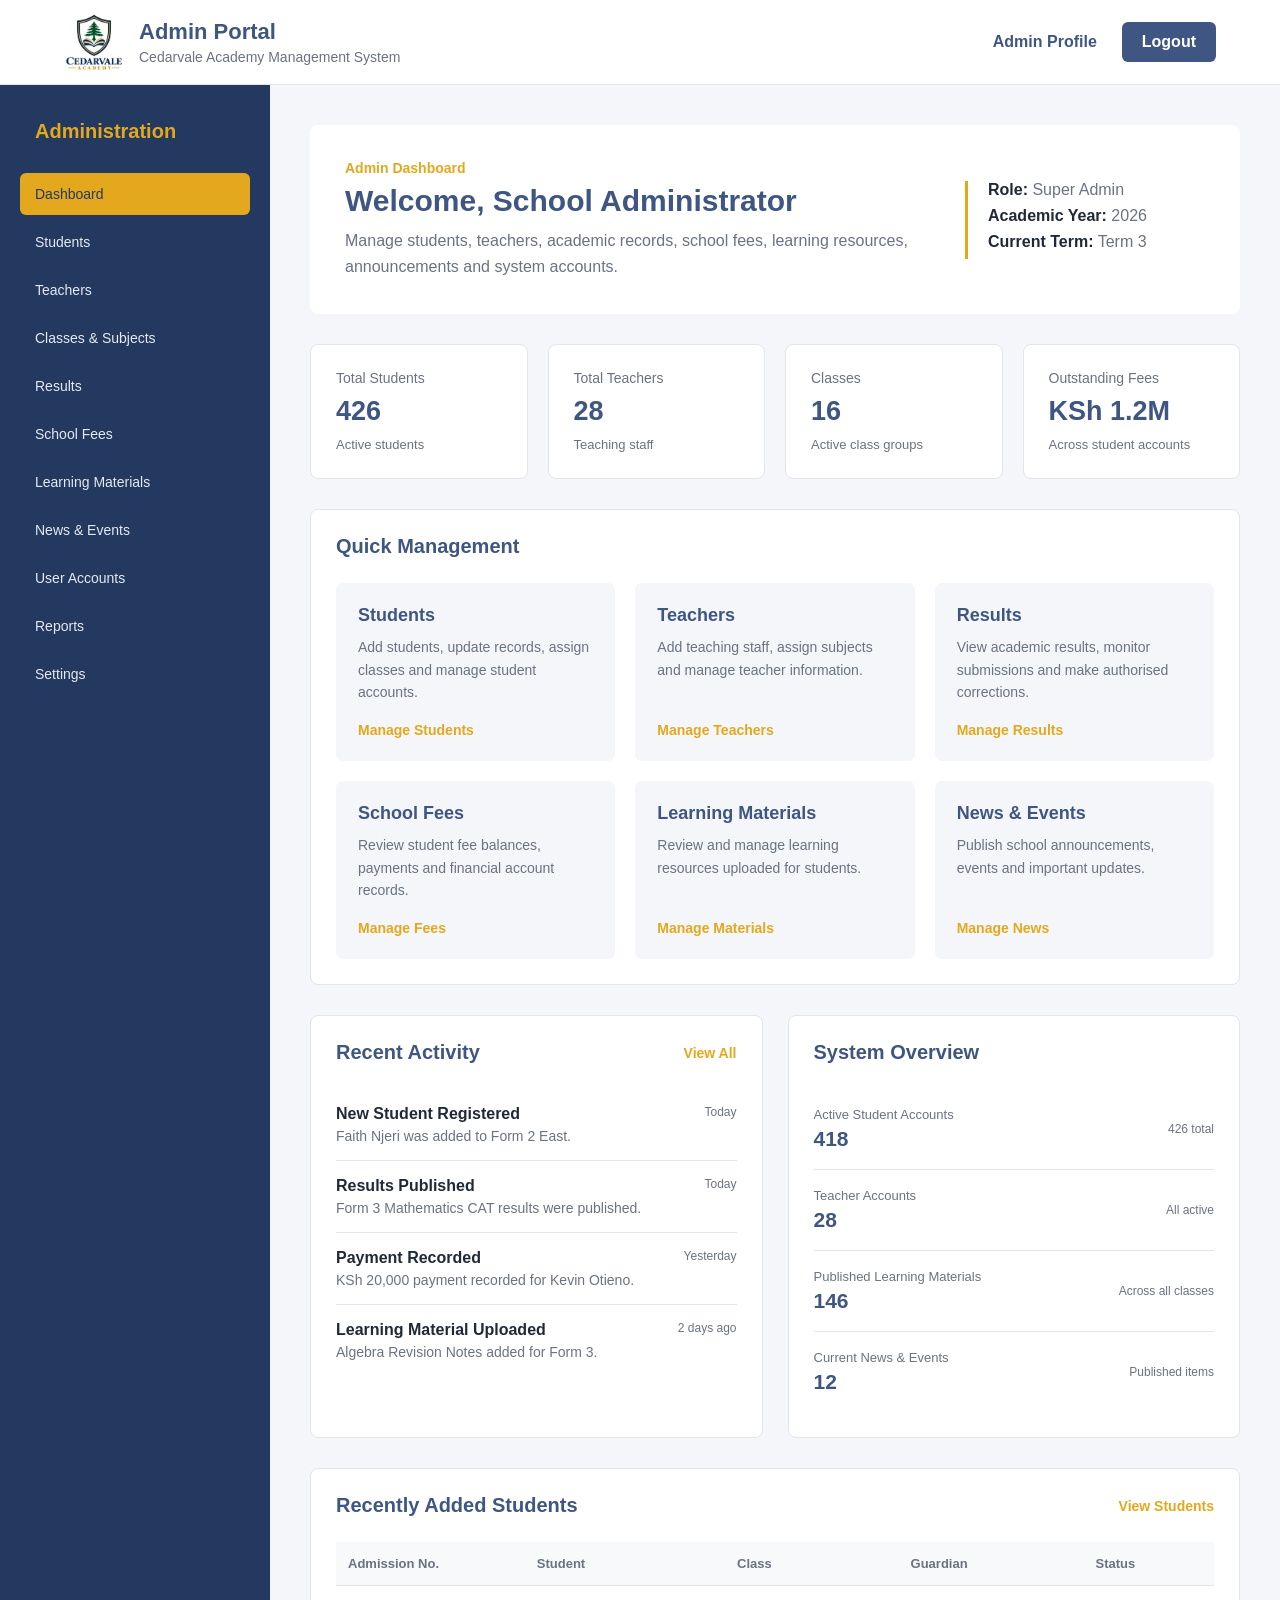
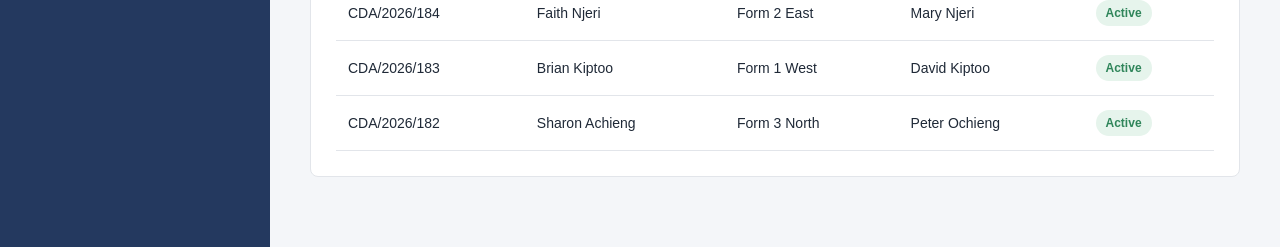
<file: admin-dashboard/index.html>
<!DOCTYPE html>
<html lang="en">
<head>
    <meta charset="UTF-8">
    <meta name="viewport" content="width=device-width, initial-scale=1.0">

    <title>Admin Dashboard | Cedarvale Academy</title>

    <link rel="stylesheet" href="admin.css">
</head>

<body>

    <header class="topbar">

        <div class="topbar__brand">
            <img
                src="../assets/logo/logo.png"
                alt="Cedarvale Academy Logo"
            >

            <div>
                <h1>Admin Portal</h1>
                <p>Cedarvale Academy Management System</p>
            </div>
        </div>

        <div class="topbar__actions">
            <a href="#">Admin Profile</a>

            <a href="../login/index.html" class="logout">
                Logout
            </a>
        </div>

    </header>


    <main class="portal">

        <!-- SIDEBAR -->

        <aside class="sidebar">

            <h2>Administration</h2>

            <nav class="sidebar__nav">

                <a href="#" class="sidebar__link sidebar__link--active">
                    Dashboard
                </a>

                <a href="#" class="sidebar__link">
                    Students
                </a>

                <a href="#" class="sidebar__link">
                    Teachers
                </a>

                <a href="#" class="sidebar__link">
                    Classes & Subjects
                </a>

                <a href="#" class="sidebar__link">
                    Results
                </a>

                <a href="#" class="sidebar__link">
                    School Fees
                </a>

                <a href="#" class="sidebar__link">
                    Learning Materials
                </a>

                <a href="#" class="sidebar__link">
                    News & Events
                </a>

                <a href="#" class="sidebar__link">
                    User Accounts
                </a>

                <a href="#" class="sidebar__link">
                    Reports
                </a>

                <a href="#" class="sidebar__link">
                    Settings
                </a>

            </nav>

        </aside>


        <!-- MAIN CONTENT -->

        <section class="dashboard">

            <div class="dashboard__header">

                <div>
                    <p class="dashboard__label">
                        Admin Dashboard
                    </p>

                    <h2>Welcome, School Administrator</h2>

                    <p>
                        Manage students, teachers, academic records, school fees,
                        learning resources, announcements and system accounts.
                    </p>
                </div>

                <div class="admin__details">
                    <p><strong>Role:</strong> Super Admin</p>
                    <p><strong>Academic Year:</strong> 2026</p>
                    <p><strong>Current Term:</strong> Term 3</p>
                </div>

            </div>


            <!-- SUMMARY CARDS -->

            <div class="dashboard__cards">

                <article class="dashboard__card">
                    <p>Total Students</p>
                    <h3>426</h3>
                    <span>Active students</span>
                </article>

                <article class="dashboard__card">
                    <p>Total Teachers</p>
                    <h3>28</h3>
                    <span>Teaching staff</span>
                </article>

                <article class="dashboard__card">
                    <p>Classes</p>
                    <h3>16</h3>
                    <span>Active class groups</span>
                </article>

                <article class="dashboard__card">
                    <p>Outstanding Fees</p>
                    <h3>KSh 1.2M</h3>
                    <span>Across student accounts</span>
                </article>

            </div>


            <!-- MANAGEMENT SHORTCUTS -->

            <section class="panel">

                <div class="panel__header">
                    <h3>Quick Management</h3>
                </div>


                <div class="management__grid">

                    <article class="management__card">
                        <h4>Students</h4>

                        <p>
                            Add students, update records, assign classes and
                            manage student accounts.
                        </p>

                        <a href="#">Manage Students</a>
                    </article>


                    <article class="management__card">
                        <h4>Teachers</h4>

                        <p>
                            Add teaching staff, assign subjects and manage
                            teacher information.
                        </p>

                        <a href="#">Manage Teachers</a>
                    </article>


                    <article class="management__card">
                        <h4>Results</h4>

                        <p>
                            View academic results, monitor submissions and
                            make authorised corrections.
                        </p>

                        <a href="#">Manage Results</a>
                    </article>


                    <article class="management__card">
                        <h4>School Fees</h4>

                        <p>
                            Review student fee balances, payments and financial
                            account records.
                        </p>

                        <a href="#">Manage Fees</a>
                    </article>


                    <article class="management__card">
                        <h4>Learning Materials</h4>

                        <p>
                            Review and manage learning resources uploaded for
                            students.
                        </p>

                        <a href="#">Manage Materials</a>
                    </article>


                    <article class="management__card">
                        <h4>News & Events</h4>

                        <p>
                            Publish school announcements, events and important
                            updates.
                        </p>

                        <a href="#">Manage News</a>
                    </article>

                </div>

            </section>


            <!-- TWO COLUMN AREA -->

            <div class="dashboard__grid">

                <!-- RECENT ACTIVITY -->

                <section class="panel">

                    <div class="panel__header">
                        <h3>Recent Activity</h3>

                        <a href="#">View All</a>
                    </div>


                    <div class="activity__item">

                        <div>
                            <h4>New Student Registered</h4>

                            <p>
                                Faith Njeri was added to Form 2 East.
                            </p>
                        </div>

                        <span>Today</span>

                    </div>


                    <div class="activity__item">

                        <div>
                            <h4>Results Published</h4>

                            <p>
                                Form 3 Mathematics CAT results were published.
                            </p>
                        </div>

                        <span>Today</span>

                    </div>


                    <div class="activity__item">

                        <div>
                            <h4>Payment Recorded</h4>

                            <p>
                                KSh 20,000 payment recorded for Kevin Otieno.
                            </p>
                        </div>

                        <span>Yesterday</span>

                    </div>


                    <div class="activity__item">

                        <div>
                            <h4>Learning Material Uploaded</h4>

                            <p>
                                Algebra Revision Notes added for Form 3.
                            </p>
                        </div>

                        <span>2 days ago</span>

                    </div>

                </section>


                <!-- SYSTEM OVERVIEW -->

                <section class="panel">

                    <div class="panel__header">
                        <h3>System Overview</h3>
                    </div>


                    <div class="overview__item">

                        <div>
                            <p>Active Student Accounts</p>
                            <strong>418</strong>
                        </div>

                        <span>426 total</span>

                    </div>


                    <div class="overview__item">

                        <div>
                            <p>Teacher Accounts</p>
                            <strong>28</strong>
                        </div>

                        <span>All active</span>

                    </div>


                    <div class="overview__item">

                        <div>
                            <p>Published Learning Materials</p>
                            <strong>146</strong>
                        </div>

                        <span>Across all classes</span>

                    </div>


                    <div class="overview__item">

                        <div>
                            <p>Current News & Events</p>
                            <strong>12</strong>
                        </div>

                        <span>Published items</span>

                    </div>

                </section>

            </div>


            <!-- RECENT STUDENTS TABLE -->

            <section class="panel">

                <div class="panel__header">

                    <h3>Recently Added Students</h3>

                    <a href="#">
                        View Students
                    </a>

                </div>


                <table class="students__table">

                    <thead>

                        <tr>
                            <th>Admission No.</th>
                            <th>Student</th>
                            <th>Class</th>
                            <th>Guardian</th>
                            <th>Status</th>
                        </tr>

                    </thead>


                    <tbody>

                        <tr>
                            <td>CDA/2026/184</td>
                            <td>Faith Njeri</td>
                            <td>Form 2 East</td>
                            <td>Mary Njeri</td>
                            <td>
                                <span class="status status--active">
                                    Active
                                </span>
                            </td>
                        </tr>


                        <tr>
                            <td>CDA/2026/183</td>
                            <td>Brian Kiptoo</td>
                            <td>Form 1 West</td>
                            <td>David Kiptoo</td>
                            <td>
                                <span class="status status--active">
                                    Active
                                </span>
                            </td>
                        </tr>


                        <tr>
                            <td>CDA/2026/182</td>
                            <td>Sharon Achieng</td>
                            <td>Form 3 North</td>
                            <td>Peter Ochieng</td>
                            <td>
                                <span class="status status--active">
                                    Active
                                </span>
                            </td>
                        </tr>

                    </tbody>

                </table>

            </section>

        </section>

    </main>

</body>
</html>
</file>
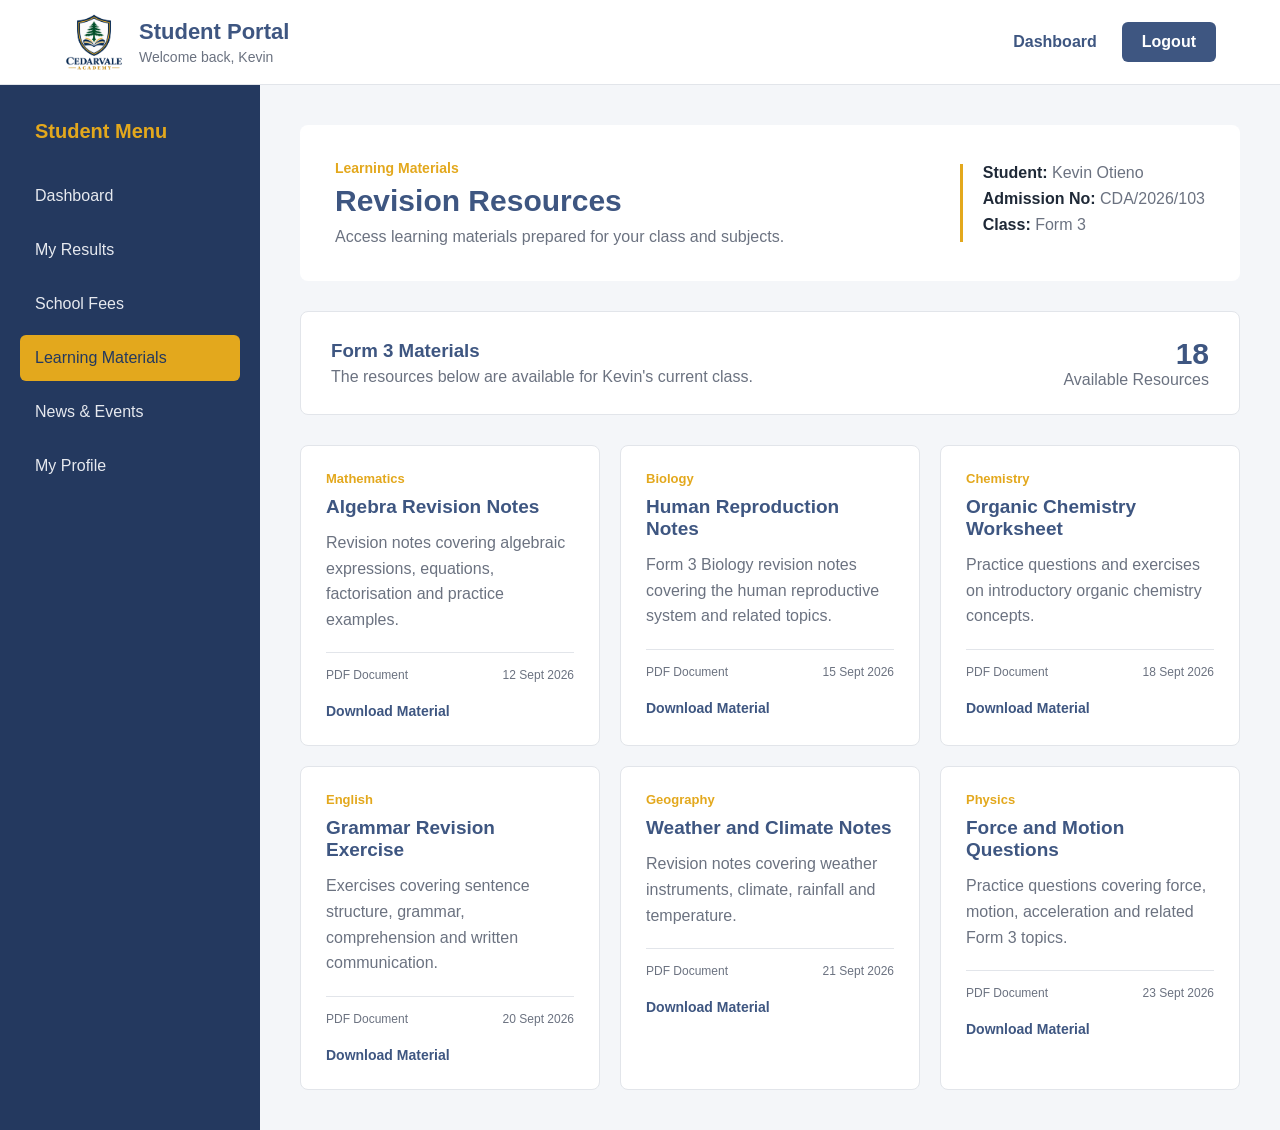
<file: learning-materials/index.html>
<!DOCTYPE html>
<html lang="en">
<head>
    <meta charset="UTF-8">
    <meta name="viewport" content="width=device-width, initial-scale=1.0">

    <title>Learning Materials | Cedarvale Academy</title>

    <link rel="stylesheet" href="materials.css">
</head>

<body>

    <header class="topbar">

        <div class="topbar__brand">
            <img
                src="../assets/logo/logo.png"
                alt="Cedarvale Academy Logo"
            >

            <div>
                <h1>Student Portal</h1>
                <p>Welcome back, Kevin</p>
            </div>
        </div>

        <div class="topbar__actions">
            <a href="../student-dashboard/index.html">Dashboard</a>
            <a href="../login/index.html" class="logout">Logout</a>
        </div>

    </header>


    <main class="portal">

        <!-- SIDEBAR -->

        <aside class="sidebar">

            <h2>Student Menu</h2>

            <nav class="sidebar__nav">

                <a href="../student-dashboard/index.html" class="sidebar__link">
                    Dashboard
                </a>

                <a href="../student-results/index.html" class="sidebar__link">
                    My Results
                </a>

                <a href="../student-fees/index.html" class="sidebar__link">
                    School Fees
                </a>

                <a href="#" class="sidebar__link sidebar__link--active">
                    Learning Materials
                </a>

                <a href="../news/index.html" class="sidebar__link">
                    News & Events
                </a>

                <a href="#" class="sidebar__link">
                    My Profile
                </a>

            </nav>

        </aside>


        <!-- MAIN CONTENT -->

        <section class="materials">

            <div class="materials__header">

                <div>
                    <p class="materials__label">
                        Learning Materials
                    </p>

                    <h2>Revision Resources</h2>

                    <p>
                        Access learning materials prepared for your class and subjects.
                    </p>
                </div>

                <div class="student__details">
                    <p><strong>Student:</strong> Kevin Otieno</p>
                    <p><strong>Admission No:</strong> CDA/2026/103</p>
                    <p><strong>Class:</strong> Form 3</p>
                </div>

            </div>


            <!-- SUBJECT FILTER INFO -->

            <div class="materials__summary">

                <div>
                    <h3>Form 3 Materials</h3>
                    <p>
                        The resources below are available for Kevin's current class.
                    </p>
                </div>

                <div class="materials__count">
                    <span>18</span>
                    <p>Available Resources</p>
                </div>

            </div>


            <!-- MATERIAL CARDS -->

            <div class="materials__grid">

                <article class="material__card">

                    <p class="material__subject">
                        Mathematics
                    </p>

                    <h3>Algebra Revision Notes</h3>

                    <p class="material__description">
                        Revision notes covering algebraic expressions, equations,
                        factorisation and practice examples.
                    </p>

                    <div class="material__meta">
                        <span>PDF Document</span>
                        <span>12 Sept 2026</span>
                    </div>

                    <a href="#">Download Material</a>

                </article>


                <article class="material__card">

                    <p class="material__subject">
                        Biology
                    </p>

                    <h3>Human Reproduction Notes</h3>

                    <p class="material__description">
                        Form 3 Biology revision notes covering the human reproductive
                        system and related topics.
                    </p>

                    <div class="material__meta">
                        <span>PDF Document</span>
                        <span>15 Sept 2026</span>
                    </div>

                    <a href="#">Download Material</a>

                </article>


                <article class="material__card">

                    <p class="material__subject">
                        Chemistry
                    </p>

                    <h3>Organic Chemistry Worksheet</h3>

                    <p class="material__description">
                        Practice questions and exercises on introductory organic
                        chemistry concepts.
                    </p>

                    <div class="material__meta">
                        <span>PDF Document</span>
                        <span>18 Sept 2026</span>
                    </div>

                    <a href="#">Download Material</a>

                </article>


                <article class="material__card">

                    <p class="material__subject">
                        English
                    </p>

                    <h3>Grammar Revision Exercise</h3>

                    <p class="material__description">
                        Exercises covering sentence structure, grammar,
                        comprehension and written communication.
                    </p>

                    <div class="material__meta">
                        <span>PDF Document</span>
                        <span>20 Sept 2026</span>
                    </div>

                    <a href="#">Download Material</a>

                </article>


                <article class="material__card">

                    <p class="material__subject">
                        Geography
                    </p>

                    <h3>Weather and Climate Notes</h3>

                    <p class="material__description">
                        Revision notes covering weather instruments, climate,
                        rainfall and temperature.
                    </p>

                    <div class="material__meta">
                        <span>PDF Document</span>
                        <span>21 Sept 2026</span>
                    </div>

                    <a href="#">Download Material</a>

                </article>


                <article class="material__card">

                    <p class="material__subject">
                        Physics
                    </p>

                    <h3>Force and Motion Questions</h3>

                    <p class="material__description">
                        Practice questions covering force, motion, acceleration
                        and related Form 3 topics.
                    </p>

                    <div class="material__meta">
                        <span>PDF Document</span>
                        <span>23 Sept 2026</span>
                    </div>

                    <a href="#">Download Material</a>

                </article>

            </div>

        </section>

    </main>

</body>
</html>
</file>
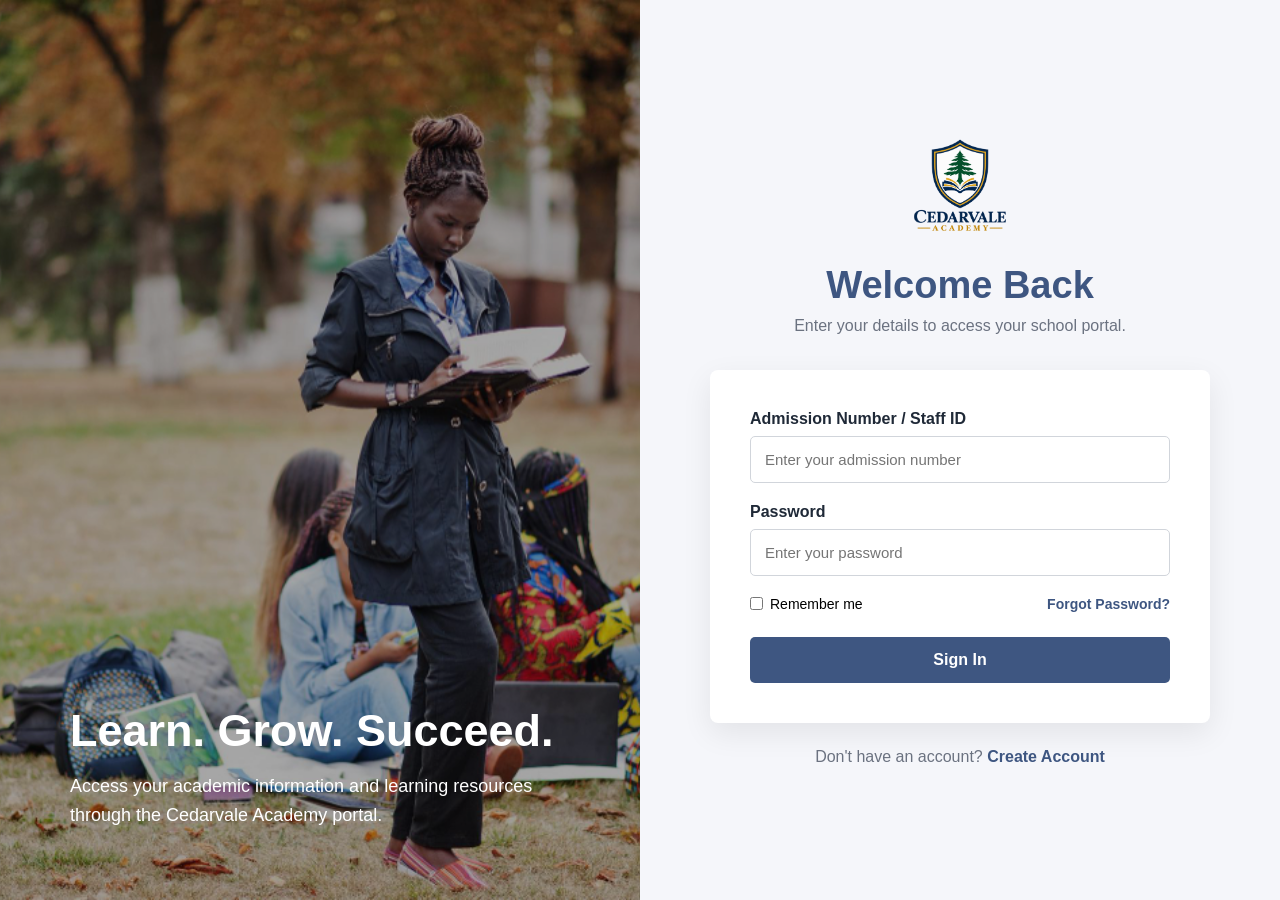
<file: login/index.html>
<!DOCTYPE html>
<html lang="en">
<head>
    <meta charset="UTF-8">
    <meta name="viewport" content="width=device-width, initial-scale=1.0">

    <title>Student Portal | Cedarvale Academy</title>

    <link rel="stylesheet" href="login.css">
</head>

<body>

    <main class="login">

        <!-- LEFT SIDE -->

        <section class="login__image">

            <div class="login__overlay"></div>

            <div class="login__image-content">
                <h1>Learn. Grow. Succeed.</h1>

                <p>
                    Access your academic information and learning resources
                    through the Cedarvale Academy portal.
                </p>
            </div>

        </section>


        <!-- RIGHT SIDE -->

        <section class="login__content">

            <div class="login__wrapper">

                <img
                    src="../assets/logo/logo.png"
                    alt="Cedarvale Academy Logo"
                    class="login__logo"
                >

                <h2>Welcome Back</h2>

                <p class="login__description">
                    Enter your details to access your school portal.
                </p>


                <form class="login__form">

                    <div class="form__group">

                        <label for="username">
                            Admission Number / Staff ID
                        </label>

                        <input
                            type="text"
                            id="username"
                            placeholder="Enter your admission number"
                        >

                    </div>


                    <div class="form__group">

                        <label for="password">
                            Password
                        </label>

                        <input
                            type="password"
                            id="password"
                            placeholder="Enter your password"
                        >

                    </div>


                    <div class="login__options">

                        <label class="remember">
                            <input type="checkbox">
                            Remember me
                        </label>

                        <a href="#">
                            Forgot Password?
                        </a>

                    </div>


                    <button type="submit" class="login__button">
                        Sign In
                    </button>

                </form>


                <p class="login__signup">
                    Don't have an account?
                    <a href="../signnup/index.html">Create Account</a>
                </p>

            </div>

        </section>

    </main>

</body>
</html>
</file>
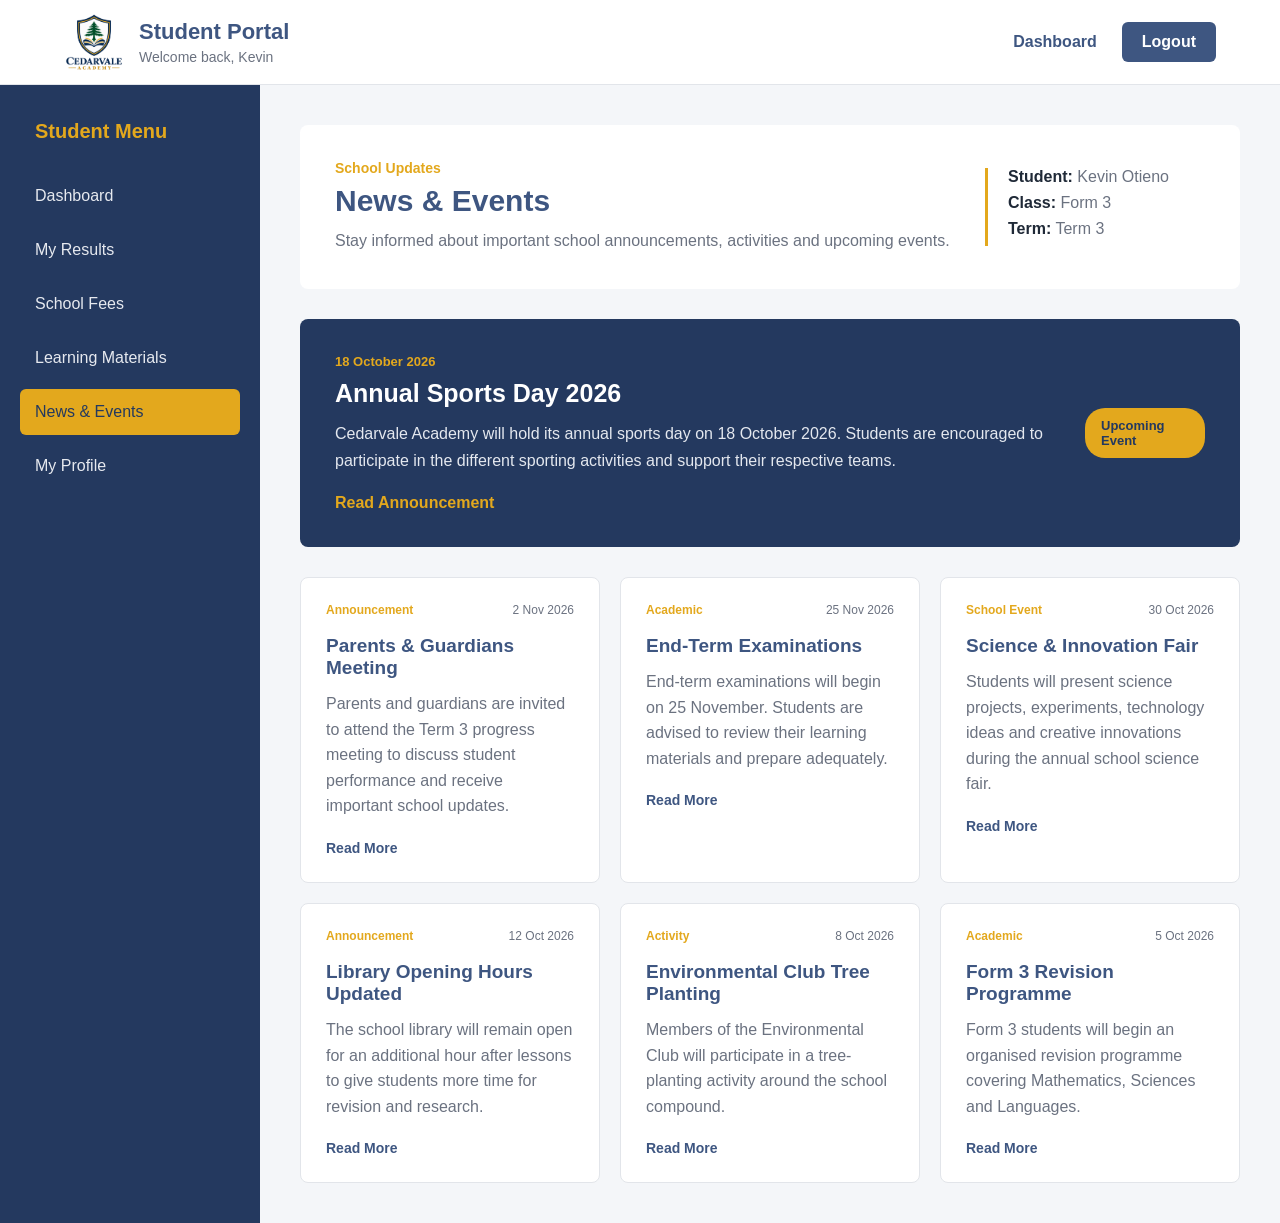
<file: news/index.html>
<!DOCTYPE html>
<html lang="en">
<head>
    <meta charset="UTF-8">
    <meta name="viewport" content="width=device-width, initial-scale=1.0">

    <title>News & Events | Cedarvale Academy</title>

    <link rel="stylesheet" href="news.css">
</head>

<body>

    <header class="topbar">

        <div class="topbar__brand">
            <img
                src="../assets/logo/logo.png"
                alt="Cedarvale Academy Logo"
            >

            <div>
                <h1>Student Portal</h1>
                <p>Welcome back, Kevin</p>
            </div>
        </div>

        <div class="topbar__actions">
            <a href="../student-dashboard/index.html">Dashboard</a>

            <a href="../login/index.html" class="logout">
                Logout
            </a>
        </div>

    </header>


    <main class="portal">

        <!-- SIDEBAR -->

        <aside class="sidebar">

            <h2>Student Menu</h2>

            <nav class="sidebar__nav">

                <a href="../student-dashboard/index.html" class="sidebar__link">
                    Dashboard
                </a>

                <a href="../student-results/index.html" class="sidebar__link">
                    My Results
                </a>

                <a href="../student-fees/index.html" class="sidebar__link">
                    School Fees
                </a>

                <a href="../learning-materials/index.html" class="sidebar__link">
                    Learning Materials
                </a>

                <a href="#" class="sidebar__link sidebar__link--active">
                    News & Events
                </a>

                <a href="#" class="sidebar__link">
                    My Profile
                </a>

            </nav>

        </aside>


        <!-- MAIN CONTENT -->

        <section class="news">

            <div class="news__header">

                <div>
                    <p class="news__label">
                        School Updates
                    </p>

                    <h2>News & Events</h2>

                    <p>
                        Stay informed about important school announcements,
                        activities and upcoming events.
                    </p>
                </div>

                <div class="student__details">
                    <p><strong>Student:</strong> Kevin Otieno</p>
                    <p><strong>Class:</strong> Form 3</p>
                    <p><strong>Term:</strong> Term 3</p>
                </div>

            </div>


            <!-- FEATURED ANNOUNCEMENT -->

            <article class="featured">

                <div class="featured__content">

                    <p class="featured__date">
                        18 October 2026
                    </p>

                    <h3>Annual Sports Day 2026</h3>

                    <p>
                        Cedarvale Academy will hold its annual sports day on
                        18 October 2026. Students are encouraged to participate
                        in the different sporting activities and support their
                        respective teams.
                    </p>

                    <a href="#">Read Announcement</a>

                </div>

                <div class="featured__tag">
                    Upcoming Event
                </div>

            </article>


            <!-- NEWS GRID -->

            <div class="news__grid">

                <article class="news__card">

                    <div class="news__card-top">
                        <span>Announcement</span>

                        <time datetime="2026-11-02">
                            2 Nov 2026
                        </time>
                    </div>

                    <h3>Parents & Guardians Meeting</h3>

                    <p>
                        Parents and guardians are invited to attend the Term 3
                        progress meeting to discuss student performance and
                        receive important school updates.
                    </p>

                    <a href="#">Read More</a>

                </article>


                <article class="news__card">

                    <div class="news__card-top">
                        <span>Academic</span>

                        <time datetime="2026-11-25">
                            25 Nov 2026
                        </time>
                    </div>

                    <h3>End-Term Examinations</h3>

                    <p>
                        End-term examinations will begin on 25 November.
                        Students are advised to review their learning materials
                        and prepare adequately.
                    </p>

                    <a href="#">Read More</a>

                </article>


                <article class="news__card">

                    <div class="news__card-top">
                        <span>School Event</span>

                        <time datetime="2026-10-30">
                            30 Oct 2026
                        </time>
                    </div>

                    <h3>Science & Innovation Fair</h3>

                    <p>
                        Students will present science projects, experiments,
                        technology ideas and creative innovations during the
                        annual school science fair.
                    </p>

                    <a href="#">Read More</a>

                </article>


                <article class="news__card">

                    <div class="news__card-top">
                        <span>Announcement</span>

                        <time datetime="2026-10-12">
                            12 Oct 2026
                        </time>
                    </div>

                    <h3>Library Opening Hours Updated</h3>

                    <p>
                        The school library will remain open for an additional
                        hour after lessons to give students more time for
                        revision and research.
                    </p>

                    <a href="#">Read More</a>

                </article>


                <article class="news__card">

                    <div class="news__card-top">
                        <span>Activity</span>

                        <time datetime="2026-10-08">
                            8 Oct 2026
                        </time>
                    </div>

                    <h3>Environmental Club Tree Planting</h3>

                    <p>
                        Members of the Environmental Club will participate in
                        a tree-planting activity around the school compound.
                    </p>

                    <a href="#">Read More</a>

                </article>


                <article class="news__card">

                    <div class="news__card-top">
                        <span>Academic</span>

                        <time datetime="2026-10-05">
                            5 Oct 2026
                        </time>
                    </div>

                    <h3>Form 3 Revision Programme</h3>

                    <p>
                        Form 3 students will begin an organised revision
                        programme covering Mathematics, Sciences and Languages.
                    </p>

                    <a href="#">Read More</a>

                </article>

            </div>

        </section>

    </main>

</body>
</html>
</file>
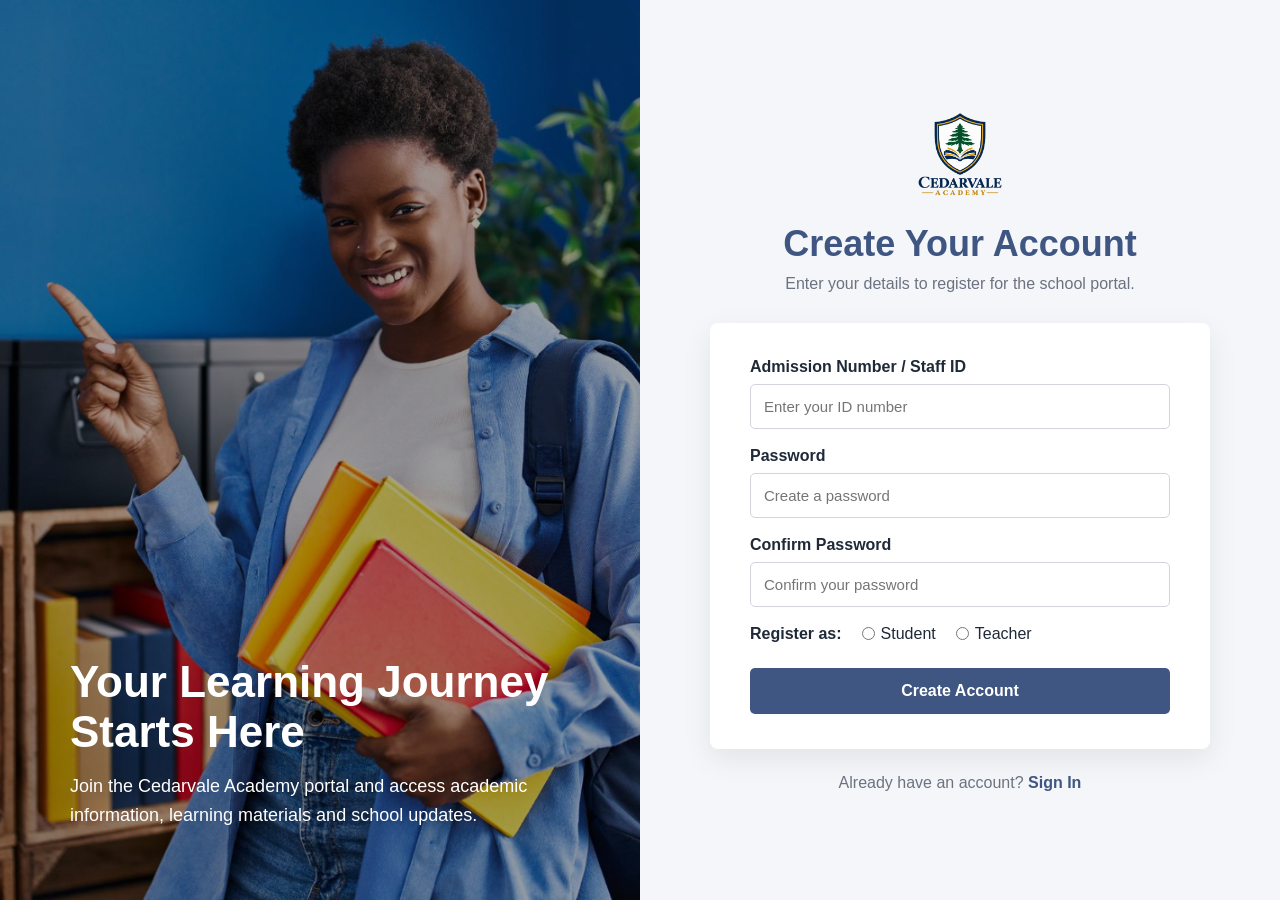
<file: signnup/index.html>
<!DOCTYPE html>
<html lang="en">
<head>
    <meta charset="UTF-8">
    <meta name="viewport" content="width=device-width, initial-scale=1.0">

    <title>Create Account | Cedarvale Academy</title>

    <link rel="stylesheet" href="signup.css">
</head>

<body>

    <main class="signup">

        <!-- LEFT -->

        <section class="signup__image">

            <div class="signup__overlay"></div>

            <div class="signup__image-content">

                <h1>Your Learning Journey Starts Here</h1>

                <p>
                    Join the Cedarvale Academy portal and access academic
                    information, learning materials and school updates.
                </p>

            </div>

        </section>


        <!-- RIGHT -->

        <section class="signup__content">

            <div class="signup__wrapper">

                <img
                    src="../assets/logo/logo.png"
                    alt="Cedarvale Academy Logo"
                    class="signup__logo"
                >

                <h2>Create Your Account</h2>

                <p class="signup__description">
                    Enter your details to register for the school portal.
                </p>


                <form class="signup__form">


                    <div class="form__group">

                        <label for="username">
                            Admission Number / Staff ID
                        </label>

                        <input
                            type="text"
                            id="username"
                            placeholder="Enter your ID number"
                        >

                    </div>


                    <div class="form__group">

                        <label for="password">
                            Password
                        </label>

                        <input
                            type="password"
                            id="password"
                            placeholder="Create a password"
                        >

                    </div>


                    <div class="form__group">

                        <label for="confirm-password">
                            Confirm Password
                        </label>

                        <input
                            type="password"
                            id="confirm-password"
                            placeholder="Confirm your password"
                        >

                    </div>


                    <div class="signup__role">

                        <p>Register as:</p>

                        <label>
                            <input
                                type="radio"
                                name="role"
                                value="student"
                            >

                            Student
                        </label>


                        <label>
                            <input
                                type="radio"
                                name="role"
                                value="teacher"
                            >

                            Teacher
                        </label>

                    </div>


                    <button type="submit" class="signup__button">
                        Create Account
                    </button>

                </form>


                <p class="signup__login">

                    Already have an account?
                    <a href="../login/index.html">Sign In</a>
                </p>

            </div>

        </section>

    </main>

</body>
</html>
</file>
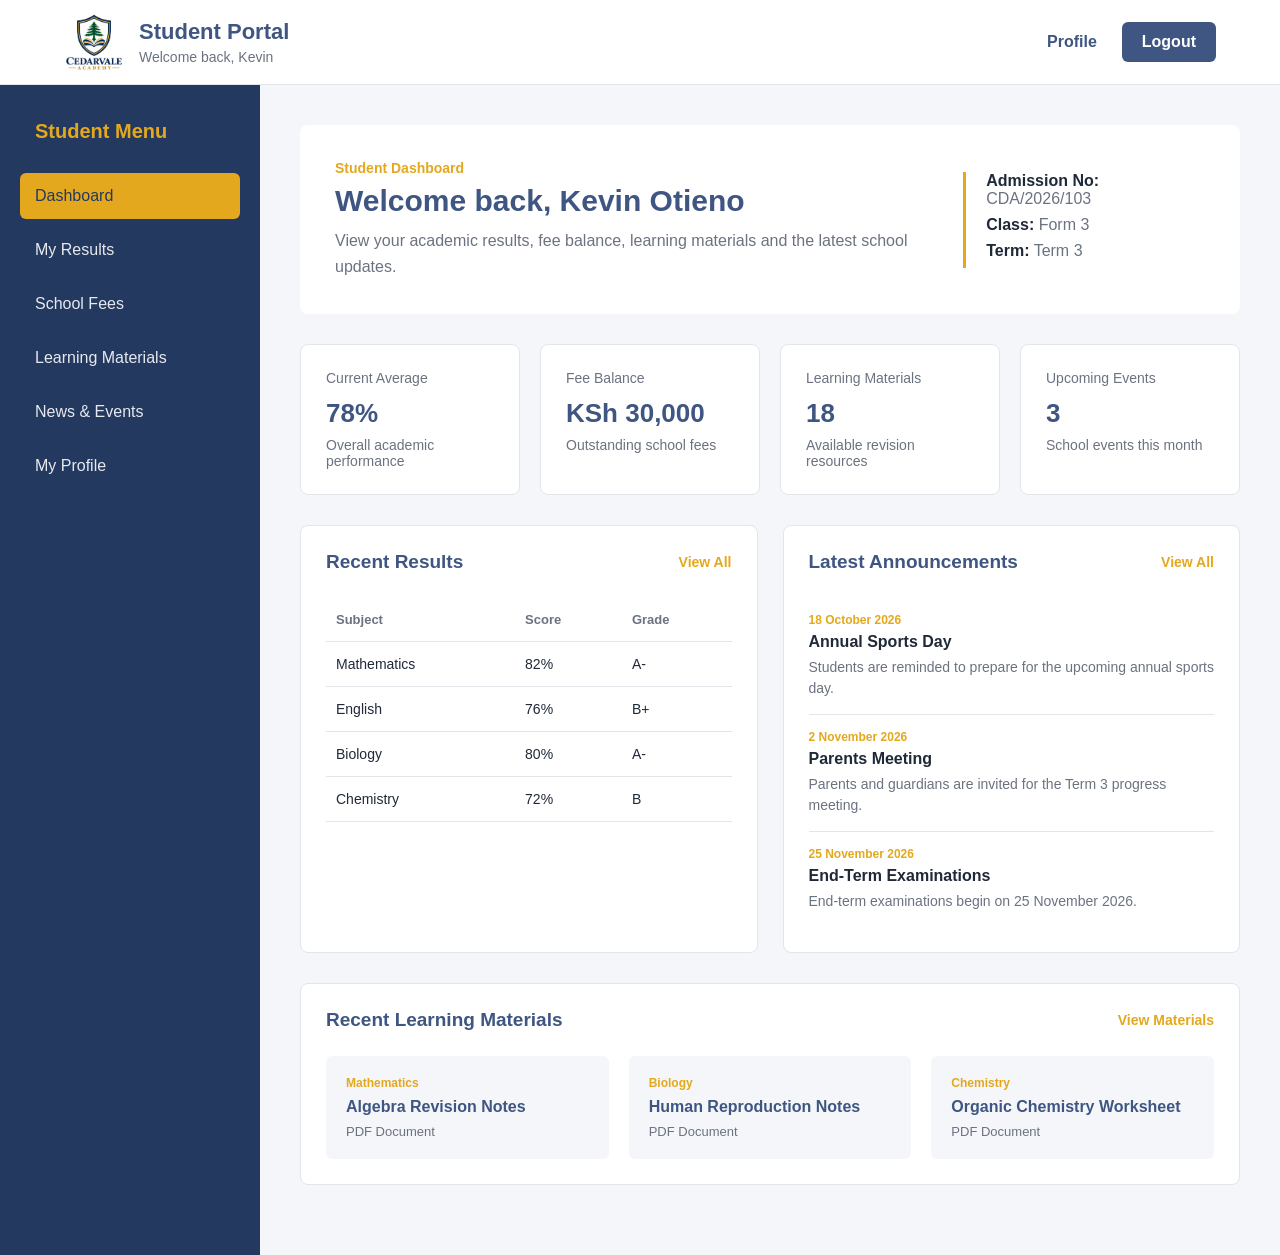
<file: student-dashboard/index.html>
<!DOCTYPE html>
<html lang="en">
<head>
    <meta charset="UTF-8">
    <meta name="viewport" content="width=device-width, initial-scale=1.0">

    <title>Student Dashboard | Cedarvale Academy</title>

    <link rel="stylesheet" href="dashboard.css">
</head>

<body>

    <header class="topbar">

        <div class="topbar__brand">
            <img
                src="../assets/logo/logo.png"
                alt="Cedarvale Academy Logo"
            >

            <div>
                <h1>Student Portal</h1>
                <p>Welcome back, Kevin</p>
            </div>
        </div>


        <div class="topbar__actions">
            <a href="#">Profile</a>
            <a href="../login/index.html" class="logout">
                Logout
            </a>
        </div>

    </header>


    <main class="dashboard">

        <!-- SIDEBAR -->

        <aside class="sidebar">

            <h2>Student Menu</h2>

            <nav class="sidebar__nav">

                <a href="#" class="sidebar__link sidebar__link--active">
                    Dashboard
                </a>

                <a href="../student-results/index.html" class="sidebar__link">
                    My Results
                </a>

                <a href="../student-fees/index.html" class="sidebar__link">
                    School Fees
                </a>

                <a href="../learning-materials/index.html" class="sidebar__link">
                    Learning Materials
                </a>

                <a href="../news/index.html" class="sidebar__link">
                    News & Events
                </a>

                <a href="#" class="sidebar__link">
                    My Profile
                </a>

            </nav>

        </aside>


        <!-- MAIN CONTENT -->

        <section class="dashboard__content">

            <div class="dashboard__welcome">

                <div>
                    <p class="dashboard__label">
                        Student Dashboard
                    </p>

                    <h2>
                        Welcome back, Kevin Otieno
                    </h2>

                    <p>
                        View your academic results, fee balance,
                        learning materials and the latest school updates.
                    </p>
                </div>

                <div class="student__info">
                    <p><strong>Admission No:</strong> CDA/2026/103</p>
                    <p><strong>Class:</strong> Form 3</p>
                    <p><strong>Term:</strong> Term 3</p>
                </div>

            </div>


            <!-- SUMMARY CARDS -->

            <div class="dashboard__cards">

                <article class="dashboard__card">

                    <p class="dashboard__card-label">
                        Current Average
                    </p>

                    <h3>78%</h3>

                    <p>
                        Overall academic performance
                    </p>

                </article>


                <article class="dashboard__card">

                    <p class="dashboard__card-label">
                        Fee Balance
                    </p>

                    <h3>KSh 30,000</h3>

                    <p>
                        Outstanding school fees
                    </p>

                </article>


                <article class="dashboard__card">

                    <p class="dashboard__card-label">
                        Learning Materials
                    </p>

                    <h3>18</h3>

                    <p>
                        Available revision resources
                    </p>

                </article>


                <article class="dashboard__card">

                    <p class="dashboard__card-label">
                        Upcoming Events
                    </p>

                    <h3>3</h3>

                    <p>
                        School events this month
                    </p>

                </article>

            </div>


            <!-- TWO COLUMN AREA -->

            <div class="dashboard__grid">

                <!-- RESULTS PREVIEW -->

                <section class="panel">

                    <div class="panel__header">
                        <h3>Recent Results</h3>

                        <a href="../student-results/index.html">
                            View All
                        </a>
                    </div>


                    <table class="results-table">

                        <thead>
                            <tr>
                                <th>Subject</th>
                                <th>Score</th>
                                <th>Grade</th>
                            </tr>
                        </thead>

                        <tbody>

                            <tr>
                                <td>Mathematics</td>
                                <td>82%</td>
                                <td>A-</td>
                            </tr>

                            <tr>
                                <td>English</td>
                                <td>76%</td>
                                <td>B+</td>
                            </tr>

                            <tr>
                                <td>Biology</td>
                                <td>80%</td>
                                <td>A-</td>
                            </tr>

                            <tr>
                                <td>Chemistry</td>
                                <td>72%</td>
                                <td>B</td>
                            </tr>

                        </tbody>

                    </table>

                </section>


                <!-- ANNOUNCEMENTS -->

                <section class="panel">

                    <div class="panel__header">
                        <h3>Latest Announcements</h3>

                        <a href="../news/index.html">
                            View All
                        </a>
                    </div>


                    <div class="announcement">

                        <p class="announcement__date">
                            18 October 2026
                        </p>

                        <h4>Annual Sports Day</h4>

                        <p>
                            Students are reminded to prepare for the upcoming
                            annual sports day.
                        </p>

                    </div>


                    <div class="announcement">

                        <p class="announcement__date">
                            2 November 2026
                        </p>

                        <h4>Parents Meeting</h4>

                        <p>
                            Parents and guardians are invited for the
                            Term 3 progress meeting.
                        </p>

                    </div>


                    <div class="announcement">

                        <p class="announcement__date">
                            25 November 2026
                        </p>

                        <h4>End-Term Examinations</h4>

                        <p>
                            End-term examinations begin on
                            25 November 2026.
                        </p>

                    </div>

                </section>

            </div>


            <!-- MATERIALS -->

            <section class="panel materials">

                <div class="panel__header">

                    <h3>Recent Learning Materials</h3>

                    <a href="../learning-materials/index.html">
                        View Materials
                    </a>

                </div>


                <div class="materials__list">

                    <div class="material">
                        <p class="material__subject">
                            Mathematics
                        </p>

                        <h4>Algebra Revision Notes</h4>

                        <p>PDF Document</p>
                    </div>


                    <div class="material">
                        <p class="material__subject">
                            Biology
                        </p>

                        <h4>Human Reproduction Notes</h4>

                        <p>PDF Document</p>
                    </div>


                    <div class="material">
                        <p class="material__subject">
                            Chemistry
                        </p>

                        <h4>Organic Chemistry Worksheet</h4>

                        <p>PDF Document</p>
                    </div>

                </div>

            </section>

        </section>

    </main>

</body>
</html>
</file>
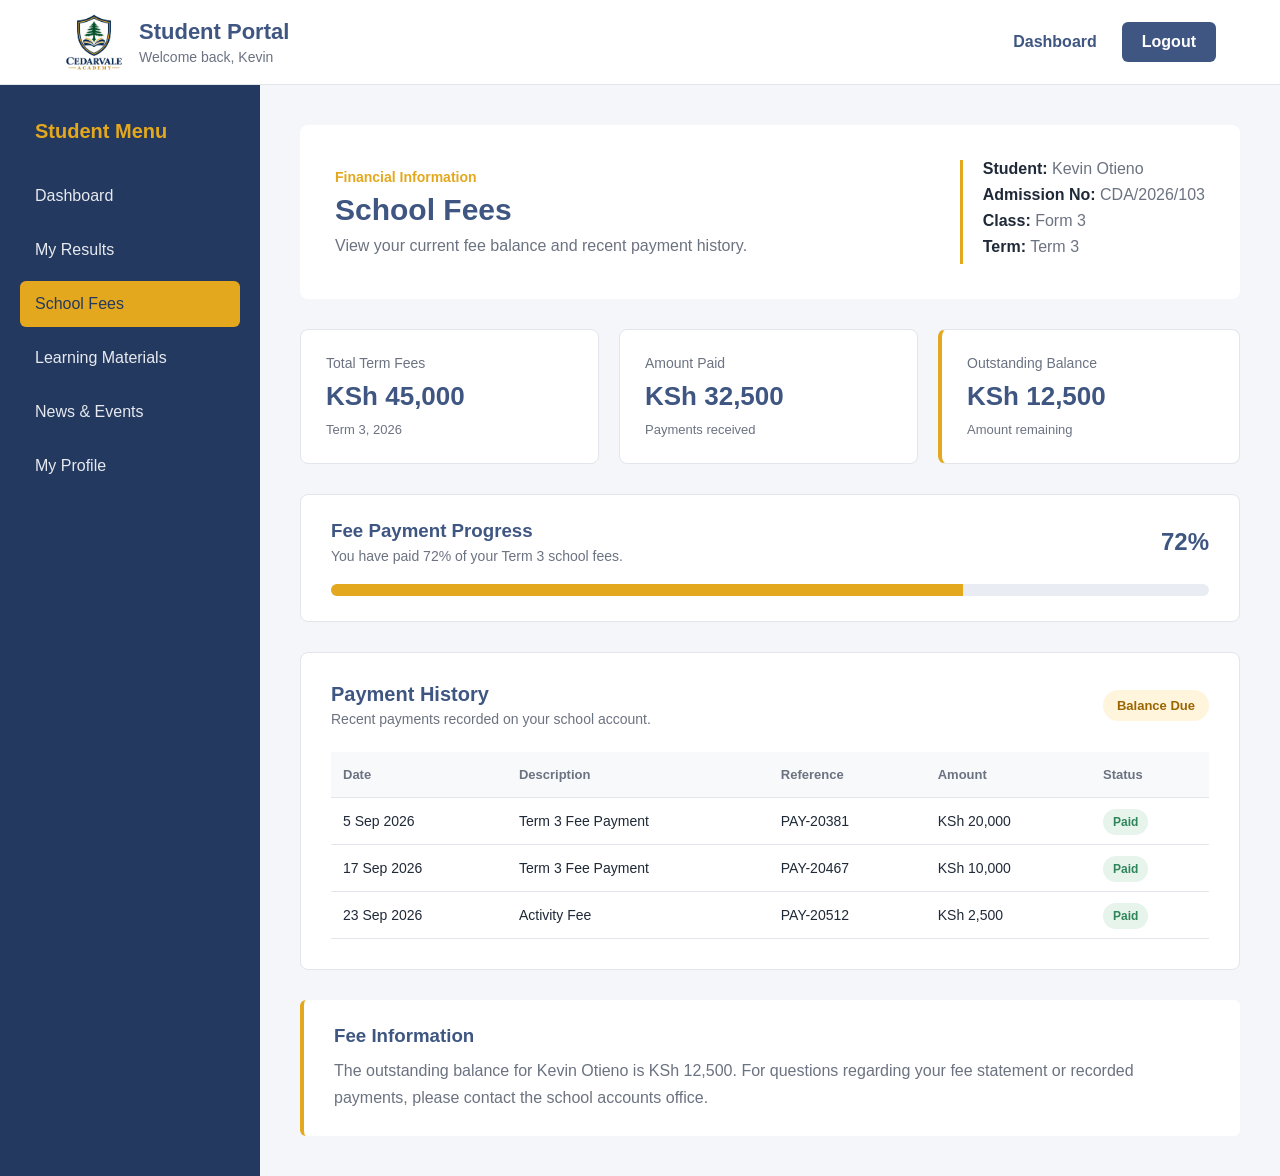
<file: student-fees/index.html>
<!DOCTYPE html>
<html lang="en">
<head>
    <meta charset="UTF-8">
    <meta name="viewport" content="width=device-width, initial-scale=1.0">

    <title>School Fees | Cedarvale Academy</title>

    <link rel="stylesheet" href="fees.css">
</head>

<body>

    <header class="topbar">

        <div class="topbar__brand">
            <img
                src="../assets/logo/logo.png"
                alt="Cedarvale Academy Logo"
            >

            <div>
                <h1>Student Portal</h1>
                <p>Welcome back, Kevin</p>
            </div>
        </div>

        <div class="topbar__actions">
            <a href="../student-dashboard/index.html">Dashboard</a>

            <a href="../login/index.html" class="logout">
                Logout
            </a>
        </div>

    </header>


    <main class="portal">

        <!-- SIDEBAR -->

        <aside class="sidebar">

            <h2>Student Menu</h2>

            <nav class="sidebar__nav">

                <a href="../student-dashboard/index.html" class="sidebar__link">
                    Dashboard
                </a>

                <a href="../student-results/index.html" class="sidebar__link">
                    My Results
                </a>

                <a href="#" class="sidebar__link sidebar__link--active">
                    School Fees
                </a>

                <a href="../learning-materials/index.html" class="sidebar__link">
                    Learning Materials
                </a>

                <a href="../news/index.html" class="sidebar__link">
                    News & Events
                </a>

                <a href="#" class="sidebar__link">
                    My Profile
                </a>

            </nav>

        </aside>


        <!-- MAIN CONTENT -->

        <section class="fees">

            <div class="fees__header">

                <div>
                    <p class="fees__label">
                        Financial Information
                    </p>

                    <h2>School Fees</h2>

                    <p>
                        View your current fee balance and recent payment history.
                    </p>
                </div>

                <div class="student__details">
                    <p><strong>Student:</strong> Kevin Otieno</p>
                    <p><strong>Admission No:</strong> CDA/2026/103</p>
                    <p><strong>Class:</strong> Form 3</p>
                    <p><strong>Term:</strong> Term 3</p>
                </div>

            </div>


            <!-- FEE SUMMARY -->

            <div class="fees__summary">

                <article class="fee__card">

                    <p>Total Term Fees</p>

                    <h3>KSh 45,000</h3>

                    <span>Term 3, 2026</span>

                </article>


                <article class="fee__card">

                    <p>Amount Paid</p>

                    <h3>KSh 32,500</h3>

                    <span>Payments received</span>

                </article>


                <article class="fee__card fee__card--balance">

                    <p>Outstanding Balance</p>

                    <h3>KSh 12,500</h3>

                    <span>Amount remaining</span>

                </article>

            </div>


            <!-- PAYMENT PROGRESS -->

            <section class="fees__progress">

                <div class="progress__header">

                    <div>
                        <h3>Fee Payment Progress</h3>

                        <p>
                            You have paid 72% of your Term 3 school fees.
                        </p>
                    </div>

                    <strong>72%</strong>

                </div>


                <div class="progress__bar">

                    <div class="progress__value"></div>

                </div>

            </section>


            <!-- PAYMENT HISTORY -->

            <section class="fees__panel">

                <div class="panel__header">

                    <div>
                        <h3>Payment History</h3>

                        <p>
                            Recent payments recorded on your school account.
                        </p>
                    </div>

                    <span class="fees__status">
                        Balance Due
                    </span>

                </div>


                <table class="fees__table">

                    <thead>

                        <tr>
                            <th>Date</th>
                            <th>Description</th>
                            <th>Reference</th>
                            <th>Amount</th>
                            <th>Status</th>
                        </tr>

                    </thead>


                    <tbody>

                        <tr>
                            <td>5 Sep 2026</td>

                            <td>Term 3 Fee Payment</td>

                            <td>PAY-20381</td>

                            <td>KSh 20,000</td>

                            <td>
                                <span class="payment__status">
                                    Paid
                                </span>
                            </td>
                        </tr>


                        <tr>
                            <td>17 Sep 2026</td>

                            <td>Term 3 Fee Payment</td>

                            <td>PAY-20467</td>

                            <td>KSh 10,000</td>

                            <td>
                                <span class="payment__status">
                                    Paid
                                </span>
                            </td>
                        </tr>


                        <tr>
                            <td>23 Sep 2026</td>

                            <td>Activity Fee</td>

                            <td>PAY-20512</td>

                            <td>KSh 2,500</td>

                            <td>
                                <span class="payment__status">
                                    Paid
                                </span>
                            </td>
                        </tr>

                    </tbody>

                </table>

            </section>


            <!-- NOTE -->

            <section class="fees__notice">

                <h3>Fee Information</h3>

                <p>
                    The outstanding balance for Kevin Otieno is KSh 12,500.
                    For questions regarding your fee statement or recorded
                    payments, please contact the school accounts office.
                </p>

            </section>

        </section>

    </main>

</body>
</html>
</file>
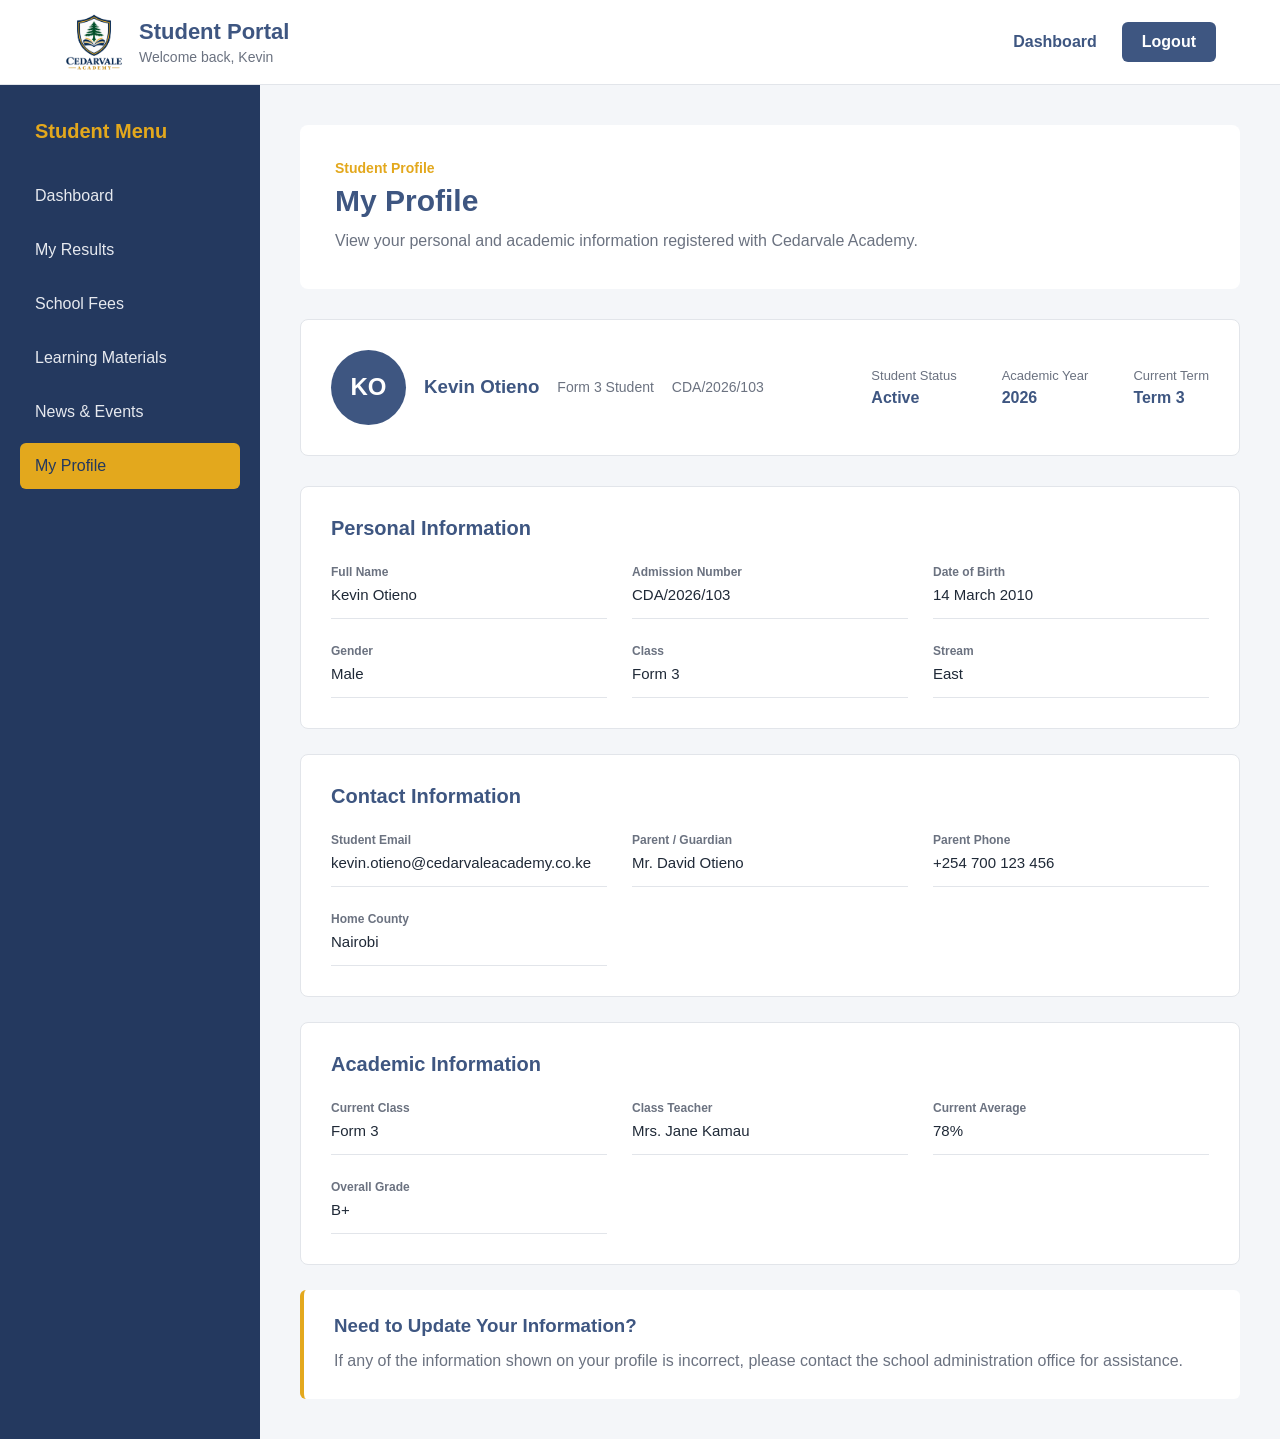
<file: student-profile/index.html>
<!DOCTYPE html>
<html lang="en">
<head>
    <meta charset="UTF-8">
    <meta name="viewport" content="width=device-width, initial-scale=1.0">

    <title>My Profile | Cedarvale Academy</title>

    <link rel="stylesheet" href="profile.css">
</head>

<body>

    <header class="topbar">

        <div class="topbar__brand">
            <img
                src="../assets/logo/logo.png"
                alt="Cedarvale Academy Logo"
            >

            <div>
                <h1>Student Portal</h1>
                <p>Welcome back, Kevin</p>
            </div>
        </div>

        <div class="topbar__actions">
            <a href="../student-dashboard/index.html">Dashboard</a>

            <a href="../login/index.html" class="logout">
                Logout
            </a>
        </div>

    </header>


    <main class="portal">

        <!-- SIDEBAR -->

        <aside class="sidebar">

            <h2>Student Menu</h2>

            <nav class="sidebar__nav">

                <a href="../student-dashboard/index.html" class="sidebar__link">
                    Dashboard
                </a>

                <a href="../student-results/index.html" class="sidebar__link">
                    My Results
                </a>

                <a href="../student-fees/index.html" class="sidebar__link">
                    School Fees
                </a>

                <a href="../learning-materials/index.html" class="sidebar__link">
                    Learning Materials
                </a>

                <a href="../news/index.html" class="sidebar__link">
                    News & Events
                </a>

                <a href="#" class="sidebar__link sidebar__link--active">
                    My Profile
                </a>

            </nav>

        </aside>


        <!-- PROFILE CONTENT -->

        <section class="profile">

            <div class="profile__header">

                <div>
                    <p class="profile__label">Student Profile</p>

                    <h2>My Profile</h2>

                    <p>
                        View your personal and academic information registered
                        with Cedarvale Academy.
                    </p>
                </div>

            </div>


            <!-- PROFILE SUMMARY -->

            <section class="profile__summary">

                <div class="profile__avatar">
                    <div class="avatar__circle">
                        KO
                    </div>

                    <h3>Kevin Otieno</h3>

                    <p>Form 3 Student</p>

                    <span>CDA/2026/103</span>
                </div>


                <div class="profile__status">

                    <div>
                        <p>Student Status</p>
                        <strong>Active</strong>
                    </div>

                    <div>
                        <p>Academic Year</p>
                        <strong>2026</strong>
                    </div>

                    <div>
                        <p>Current Term</p>
                        <strong>Term 3</strong>
                    </div>

                </div>

            </section>


            <!-- PERSONAL INFORMATION -->

            <section class="profile__panel">

                <div class="panel__header">
                    <h3>Personal Information</h3>
                </div>


                <div class="profile__grid">

                    <div class="profile__field">
                        <span>Full Name</span>
                        <p>Kevin Otieno</p>
                    </div>


                    <div class="profile__field">
                        <span>Admission Number</span>
                        <p>CDA/2026/103</p>
                    </div>


                    <div class="profile__field">
                        <span>Date of Birth</span>
                        <p>14 March 2010</p>
                    </div>


                    <div class="profile__field">
                        <span>Gender</span>
                        <p>Male</p>
                    </div>


                    <div class="profile__field">
                        <span>Class</span>
                        <p>Form 3</p>
                    </div>


                    <div class="profile__field">
                        <span>Stream</span>
                        <p>East</p>
                    </div>

                </div>

            </section>


            <!-- CONTACT INFORMATION -->

            <section class="profile__panel">

                <div class="panel__header">
                    <h3>Contact Information</h3>
                </div>


                <div class="profile__grid">

                    <div class="profile__field">
                        <span>Student Email</span>
                        <p>kevin.otieno@cedarvaleacademy.co.ke</p>
                    </div>


                    <div class="profile__field">
                        <span>Parent / Guardian</span>
                        <p>Mr. David Otieno</p>
                    </div>


                    <div class="profile__field">
                        <span>Parent Phone</span>
                        <p>+254 700 123 456</p>
                    </div>


                    <div class="profile__field">
                        <span>Home County</span>
                        <p>Nairobi</p>
                    </div>

                </div>

            </section>


            <!-- ACADEMIC INFORMATION -->

            <section class="profile__panel">

                <div class="panel__header">
                    <h3>Academic Information</h3>
                </div>


                <div class="profile__grid">

                    <div class="profile__field">
                        <span>Current Class</span>
                        <p>Form 3</p>
                    </div>


                    <div class="profile__field">
                        <span>Class Teacher</span>
                        <p>Mrs. Jane Kamau</p>
                    </div>


                    <div class="profile__field">
                        <span>Current Average</span>
                        <p>78%</p>
                    </div>


                    <div class="profile__field">
                        <span>Overall Grade</span>
                        <p>B+</p>
                    </div>

                </div>

            </section>


            <!-- NOTE -->

            <section class="profile__notice">

                <h3>Need to Update Your Information?</h3>

                <p>
                    If any of the information shown on your profile is incorrect,
                    please contact the school administration office for assistance.
                </p>

            </section>

        </section>

    </main>

</body>
</html>
</file>
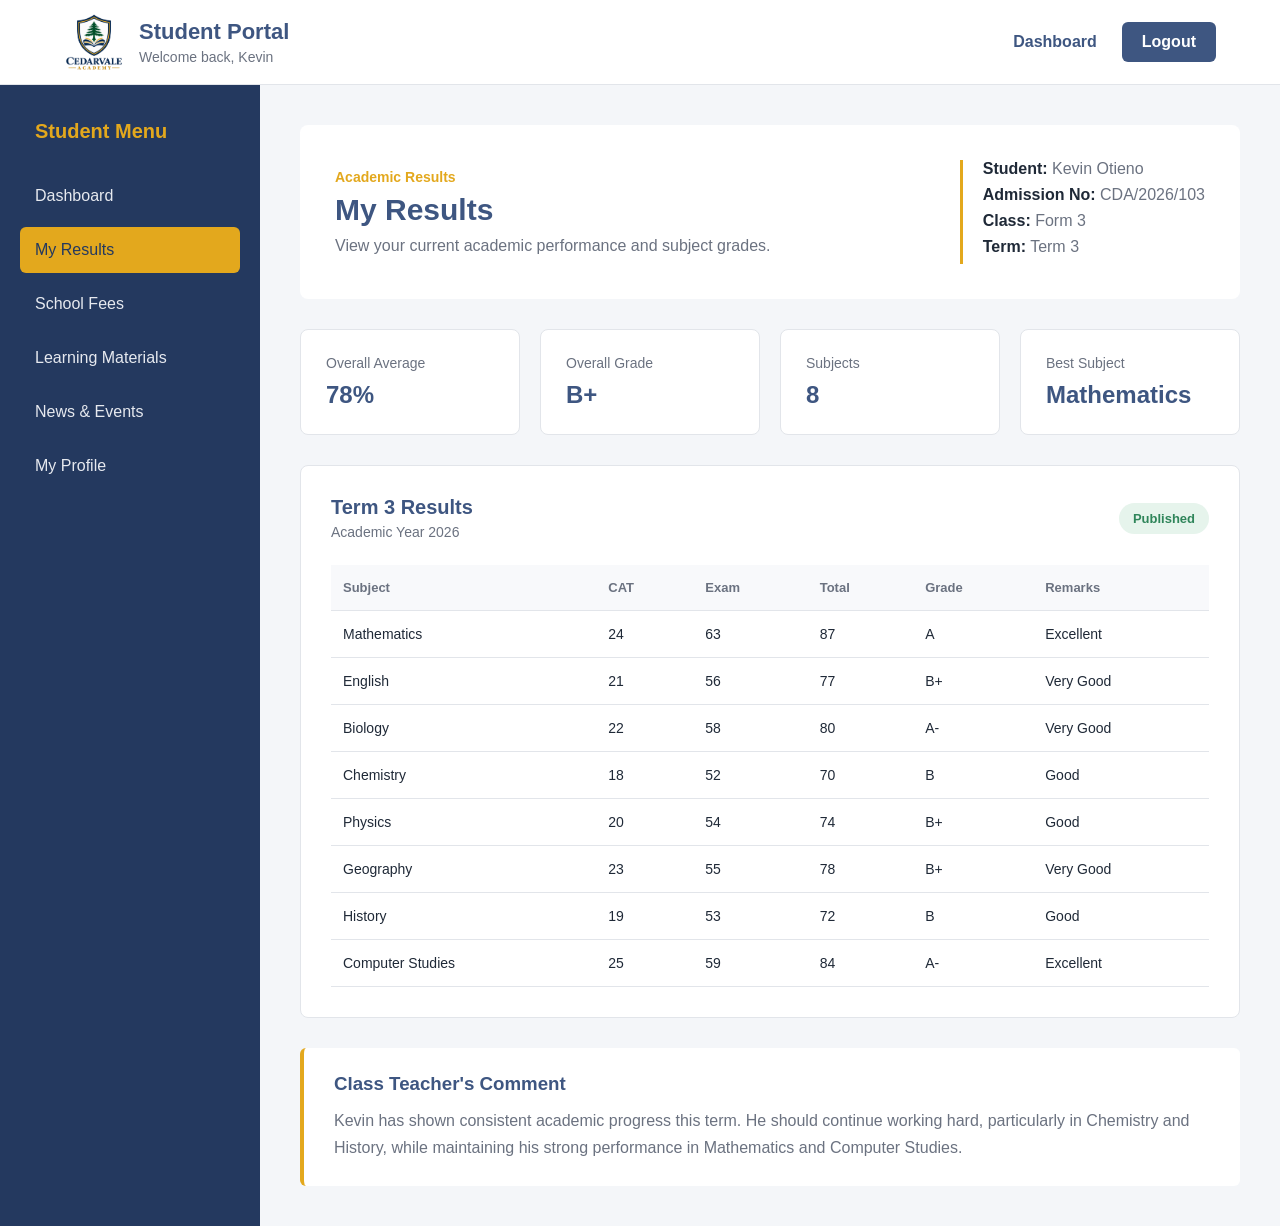
<file: student-results/index.html>
<!DOCTYPE html>
<html lang="en">
<head>
    <meta charset="UTF-8">
    <meta name="viewport" content="width=device-width, initial-scale=1.0">

    <title>My Results | Cedarvale Academy</title>

    <link rel="stylesheet" href="results.css">
</head>

<body>

    <header class="topbar">

        <div class="topbar__brand">
            <img
                src="../assets/logo/logo.png"
                alt="Cedarvale Academy Logo"
            >

            <div>
                <h1>Student Portal</h1>
                <p>Welcome back, Kevin</p>
            </div>
        </div>

        <div class="topbar__actions">
            <a href="../student-dashboard/index.html">Dashboard</a>
            <a href="../login/index.html" class="logout">Logout</a>
        </div>

    </header>


    <main class="portal">

        <!-- SIDEBAR -->

        <aside class="sidebar">

            <h2>Student Menu</h2>

            <nav class="sidebar__nav">

                <a href="../student-dashboard/index.html" class="sidebar__link">
                    Dashboard
                </a>

                <a href="#" class="sidebar__link sidebar__link--active">
                    My Results
                </a>

                <a href="../student-fees/index.html" class="sidebar__link">
                    School Fees
                </a>

                <a href="../learning-materials/index.html" class="sidebar__link">
                    Learning Materials
                </a>

                <a href="../news/index.html" class="sidebar__link">
                    News & Events
                </a>

                <a href="#" class="sidebar__link">
                    My Profile
                </a>

            </nav>

        </aside>


        <!-- MAIN CONTENT -->

        <section class="results">

            <div class="results__header">

                <div>
                    <p class="results__label">Academic Results</p>

                    <h2>My Results</h2>

                    <p>
                        View your current academic performance and subject grades.
                    </p>
                </div>

                <div class="student__details">
                    <p><strong>Student:</strong> Kevin Otieno</p>
                    <p><strong>Admission No:</strong> CDA/2026/103</p>
                    <p><strong>Class:</strong> Form 3</p>
                    <p><strong>Term:</strong> Term 3</p>
                </div>

            </div>


            <!-- SUMMARY -->

            <div class="results__summary">

                <div class="summary__item">
                    <p>Overall Average</p>
                    <h3>78%</h3>
                </div>

                <div class="summary__item">
                    <p>Overall Grade</p>
                    <h3>B+</h3>
                </div>

                <div class="summary__item">
                    <p>Subjects</p>
                    <h3>8</h3>
                </div>

                <div class="summary__item">
                    <p>Best Subject</p>
                    <h3>Mathematics</h3>
                </div>

            </div>


            <!-- RESULTS TABLE -->

            <section class="results__panel">

                <div class="panel__header">

                    <div>
                        <h3>Term 3 Results</h3>
                        <p>Academic Year 2026</p>
                    </div>

                    <span class="results__status">
                        Published
                    </span>

                </div>


                <table class="results__table">

                    <thead>
                        <tr>
                            <th>Subject</th>
                            <th>CAT</th>
                            <th>Exam</th>
                            <th>Total</th>
                            <th>Grade</th>
                            <th>Remarks</th>
                        </tr>
                    </thead>

                    <tbody>

                        <tr>
                            <td>Mathematics</td>
                            <td>24</td>
                            <td>63</td>
                            <td>87</td>
                            <td>A</td>
                            <td>Excellent</td>
                        </tr>

                        <tr>
                            <td>English</td>
                            <td>21</td>
                            <td>56</td>
                            <td>77</td>
                            <td>B+</td>
                            <td>Very Good</td>
                        </tr>

                        <tr>
                            <td>Biology</td>
                            <td>22</td>
                            <td>58</td>
                            <td>80</td>
                            <td>A-</td>
                            <td>Very Good</td>
                        </tr>

                        <tr>
                            <td>Chemistry</td>
                            <td>18</td>
                            <td>52</td>
                            <td>70</td>
                            <td>B</td>
                            <td>Good</td>
                        </tr>

                        <tr>
                            <td>Physics</td>
                            <td>20</td>
                            <td>54</td>
                            <td>74</td>
                            <td>B+</td>
                            <td>Good</td>
                        </tr>

                        <tr>
                            <td>Geography</td>
                            <td>23</td>
                            <td>55</td>
                            <td>78</td>
                            <td>B+</td>
                            <td>Very Good</td>
                        </tr>

                        <tr>
                            <td>History</td>
                            <td>19</td>
                            <td>53</td>
                            <td>72</td>
                            <td>B</td>
                            <td>Good</td>
                        </tr>

                        <tr>
                            <td>Computer Studies</td>
                            <td>25</td>
                            <td>59</td>
                            <td>84</td>
                            <td>A-</td>
                            <td>Excellent</td>
                        </tr>

                    </tbody>

                </table>

            </section>


            <!-- TEACHER COMMENT -->

            <section class="results__comment">

                <h3>Class Teacher's Comment</h3>

                <p>
                    Kevin has shown consistent academic progress this term.
                    He should continue working hard, particularly in Chemistry
                    and History, while maintaining his strong performance in
                    Mathematics and Computer Studies.
                </p>

            </section>

        </section>

    </main>

</body>
</html>
</file>
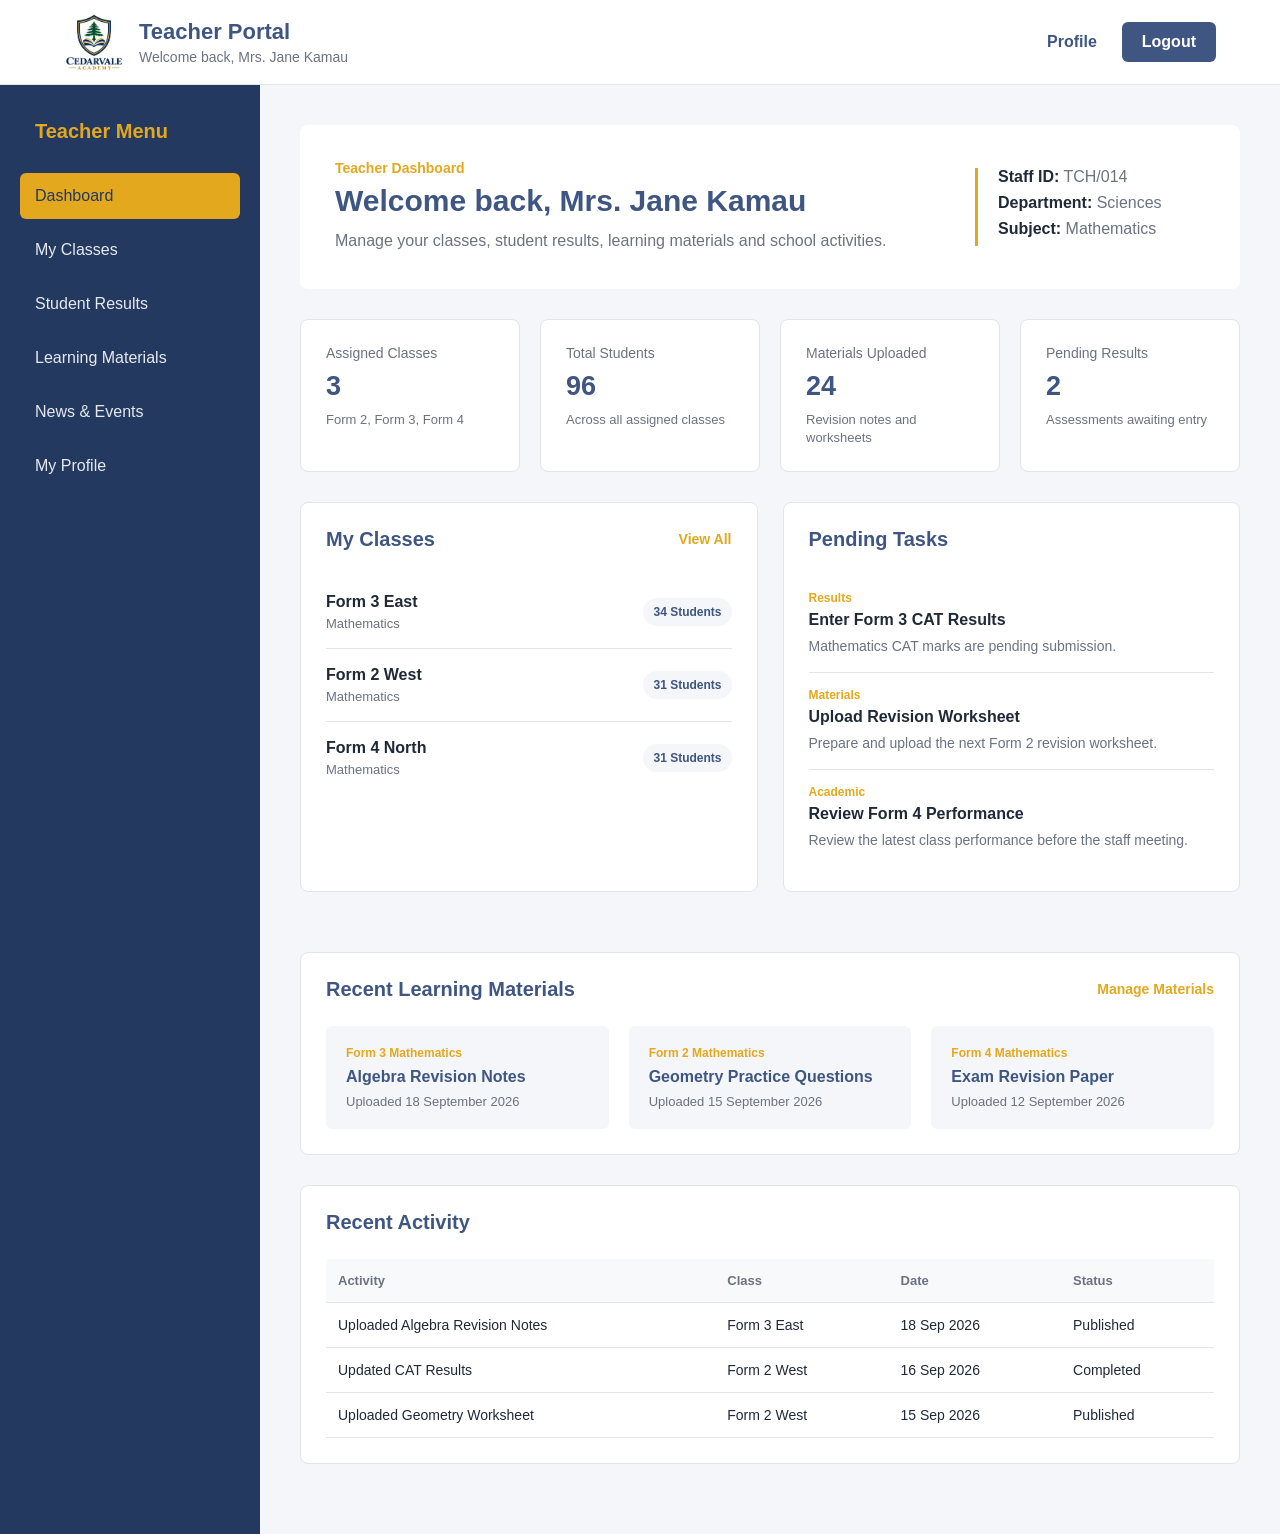
<file: teacher-dashboard/index.html>
<!DOCTYPE html>
<html lang="en">
<head>
    <meta charset="UTF-8">
    <meta name="viewport" content="width=device-width, initial-scale=1.0">

    <title>Teacher Dashboard | Cedarvale Academy</title>

    <link rel="stylesheet" href="teacher.css">
</head>

<body>

    <header class="topbar">

        <div class="topbar__brand">
            <img
                src="../assets/logo/logo.png"
                alt="Cedarvale Academy Logo"
            >

            <div>
                <h1>Teacher Portal</h1>
                <p>Welcome back, Mrs. Jane Kamau</p>
            </div>
        </div>

        <div class="topbar__actions">
            <a href="#">Profile</a>

            <a href="../login/index.html" class="logout">
                Logout
            </a>
        </div>

    </header>


    <main class="portal">

        <!-- SIDEBAR -->

        <aside class="sidebar">

            <h2>Teacher Menu</h2>

            <nav class="sidebar__nav">

                <a href="#" class="sidebar__link sidebar__link--active">
                    Dashboard
                </a>

                <a href="#" class="sidebar__link">
                    My Classes
                </a>

                <a href="#" class="sidebar__link">
                    Student Results
                </a>

                <a href="#" class="sidebar__link">
                    Learning Materials
                </a>

                <a href="../news/index.html" class="sidebar__link">
                    News & Events
                </a>

                <a href="#" class="sidebar__link">
                    My Profile
                </a>

            </nav>

        </aside>


        <!-- MAIN CONTENT -->

        <section class="dashboard">

            <div class="dashboard__header">

                <div>
                    <p class="dashboard__label">
                        Teacher Dashboard
                    </p>

                    <h2>Welcome back, Mrs. Jane Kamau</h2>

                    <p>
                        Manage your classes, student results, learning materials
                        and school activities.
                    </p>
                </div>

                <div class="teacher__details">
                    <p><strong>Staff ID:</strong> TCH/014</p>
                    <p><strong>Department:</strong> Sciences</p>
                    <p><strong>Subject:</strong> Mathematics</p>
                </div>

            </div>


            <!-- SUMMARY CARDS -->

            <div class="dashboard__cards">

                <article class="dashboard__card">
                    <p>Assigned Classes</p>
                    <h3>3</h3>
                    <span>Form 2, Form 3, Form 4</span>
                </article>

                <article class="dashboard__card">
                    <p>Total Students</p>
                    <h3>96</h3>
                    <span>Across all assigned classes</span>
                </article>

                <article class="dashboard__card">
                    <p>Materials Uploaded</p>
                    <h3>24</h3>
                    <span>Revision notes and worksheets</span>
                </article>

                <article class="dashboard__card">
                    <p>Pending Results</p>
                    <h3>2</h3>
                    <span>Assessments awaiting entry</span>
                </article>

            </div>


            <!-- TWO COLUMN AREA -->

            <div class="dashboard__grid">

                <!-- CLASSES -->

                <section class="panel">

                    <div class="panel__header">
                        <h3>My Classes</h3>

                        <a href="#">
                            View All
                        </a>
                    </div>


                    <div class="class__item">
                        <div>
                            <h4>Form 3 East</h4>
                            <p>Mathematics</p>
                        </div>

                        <span>34 Students</span>
                    </div>


                    <div class="class__item">
                        <div>
                            <h4>Form 2 West</h4>
                            <p>Mathematics</p>
                        </div>

                        <span>31 Students</span>
                    </div>


                    <div class="class__item">
                        <div>
                            <h4>Form 4 North</h4>
                            <p>Mathematics</p>
                        </div>

                        <span>31 Students</span>
                    </div>

                </section>


                <!-- TASKS -->

                <section class="panel">

                    <div class="panel__header">
                        <h3>Pending Tasks</h3>
                    </div>


                    <div class="task__item">
                        <p class="task__type">
                            Results
                        </p>

                        <h4>Enter Form 3 CAT Results</h4>

                        <p>
                            Mathematics CAT marks are pending submission.
                        </p>
                    </div>


                    <div class="task__item">
                        <p class="task__type">
                            Materials
                        </p>

                        <h4>Upload Revision Worksheet</h4>

                        <p>
                            Prepare and upload the next Form 2 revision worksheet.
                        </p>
                    </div>


                    <div class="task__item">
                        <p class="task__type">
                            Academic
                        </p>

                        <h4>Review Form 4 Performance</h4>

                        <p>
                            Review the latest class performance before the staff meeting.
                        </p>
                    </div>

                </section>

            </div>


            <!-- RECENT MATERIALS -->

            <section class="panel recent-materials">

                <div class="panel__header">

                    <h3>Recent Learning Materials</h3>

                    <a href="#">
                        Manage Materials
                    </a>

                </div>


                <div class="materials__list">

                    <article class="material">
                        <p class="material__subject">Form 3 Mathematics</p>

                        <h4>Algebra Revision Notes</h4>

                        <p>Uploaded 18 September 2026</p>
                    </article>


                    <article class="material">
                        <p class="material__subject">Form 2 Mathematics</p>

                        <h4>Geometry Practice Questions</h4>

                        <p>Uploaded 15 September 2026</p>
                    </article>


                    <article class="material">
                        <p class="material__subject">Form 4 Mathematics</p>

                        <h4>Exam Revision Paper</h4>

                        <p>Uploaded 12 September 2026</p>
                    </article>

                </div>

            </section>


            <!-- RECENT ACTIVITY -->

            <section class="panel">

                <div class="panel__header">
                    <h3>Recent Activity</h3>
                </div>


                <table class="activity__table">

                    <thead>
                        <tr>
                            <th>Activity</th>
                            <th>Class</th>
                            <th>Date</th>
                            <th>Status</th>
                        </tr>
                    </thead>

                    <tbody>

                        <tr>
                            <td>Uploaded Algebra Revision Notes</td>
                            <td>Form 3 East</td>
                            <td>18 Sep 2026</td>
                            <td>Published</td>
                        </tr>

                        <tr>
                            <td>Updated CAT Results</td>
                            <td>Form 2 West</td>
                            <td>16 Sep 2026</td>
                            <td>Completed</td>
                        </tr>

                        <tr>
                            <td>Uploaded Geometry Worksheet</td>
                            <td>Form 2 West</td>
                            <td>15 Sep 2026</td>
                            <td>Published</td>
                        </tr>

                    </tbody>

                </table>

            </section>

        </section>

    </main>

</body>
</html>
</file>
<file: admin-dashboard/admin.css>
* {
    margin: 0;
    padding: 0;
    box-sizing: border-box;
}


:root {
    --color-blue: #3e5681;
    --color-dark-blue: #24395f;
    --color-gold: #e3a81d;

    --color-white: #ffffff;
    --color-light: #f4f6f9;

    --color-dark: #1f2937;
    --color-grey: #6b7280;

    --color-border: #e2e5ea;
    --color-green: #2f855a;
}


body {
    font-family: Arial, sans-serif;

    background-color: var(--color-light);

    color: var(--color-dark);
}


/* TOPBAR */

.topbar {
    height: 85px;

    display: flex;
    justify-content: space-between;
    align-items: center;

    padding: 0 5%;

    background-color: var(--color-white);

    border-bottom: 1px solid var(--color-border);
}


.topbar__brand {
    display: flex;
    align-items: center;

    gap: 15px;
}


.topbar__brand img {
    width: 60px;
}


.topbar__brand h1 {
    color: var(--color-blue);

    font-size: 22px;
}


.topbar__brand p {
    margin-top: 4px;

    color: var(--color-grey);

    font-size: 14px;
}


.topbar__actions {
    display: flex;
    align-items: center;

    gap: 25px;
}


.topbar__actions a {
    color: var(--color-blue);

    text-decoration: none;

    font-weight: 600;
}


.topbar__actions .logout {
    padding: 11px 20px;

    background-color: var(--color-blue);

    color: var(--color-white);

    border-radius: 6px;
}


/* PORTAL */

.portal {
    min-height: calc(100vh - 85px);

    display: flex;
}


/* SIDEBAR */

.sidebar {
    width: 270px;

    padding: 35px 20px;

    background-color: var(--color-dark-blue);

    color: var(--color-white);
}


.sidebar h2 {
    padding-left: 15px;

    margin-bottom: 30px;

    color: var(--color-gold);

    font-size: 20px;
}


.sidebar__nav {
    display: flex;

    flex-direction: column;

    gap: 6px;
}


.sidebar__link {
    display: block;

    padding: 13px 15px;

    color: #e6e9ef;

    text-decoration: none;

    border-radius: 6px;

    font-size: 14px;
}


.sidebar__link:hover {
    background-color: rgba(255, 255, 255, 0.08);
}


.sidebar__link--active {
    background-color: var(--color-gold);

    color: var(--color-dark-blue);
}


/* DASHBOARD */

.dashboard {
    flex: 1;

    padding: 40px;
}


/* HEADER */

.dashboard__header {
    display: flex;

    justify-content: space-between;
    align-items: center;

    padding: 35px;

    margin-bottom: 30px;

    background-color: var(--color-white);

    border-radius: 8px;
}


.dashboard__label {
    margin-bottom: 8px;

    color: var(--color-gold);

    font-size: 14px;

    font-weight: 600;
}


.dashboard__header h2 {
    margin-bottom: 10px;

    color: var(--color-blue);

    font-size: 30px;
}


.dashboard__header > div:first-child > p:last-child {
    max-width: 700px;

    color: var(--color-grey);

    line-height: 1.6;
}


.admin__details {
    min-width: 240px;

    padding-left: 20px;

    border-left: 3px solid var(--color-gold);
}


.admin__details p {
    margin-bottom: 8px;

    color: var(--color-grey);
}


.admin__details strong {
    color: var(--color-dark);
}


/* SUMMARY */

.dashboard__cards {
    display: flex;

    gap: 20px;

    margin-bottom: 30px;
}


.dashboard__card {
    flex: 1;

    padding: 25px;

    background-color: var(--color-white);

    border: 1px solid var(--color-border);

    border-radius: 8px;
}


.dashboard__card p {
    margin-bottom: 10px;

    color: var(--color-grey);

    font-size: 14px;
}


.dashboard__card h3 {
    margin-bottom: 8px;

    color: var(--color-blue);

    font-size: 27px;
}


.dashboard__card span {
    color: var(--color-grey);

    font-size: 13px;
}


/* PANELS */

.panel {
    flex: 1;

    padding: 25px;

    margin-bottom: 30px;

    background-color: var(--color-white);

    border: 1px solid var(--color-border);

    border-radius: 8px;
}


.panel__header {
    display: flex;

    justify-content: space-between;
    align-items: center;

    margin-bottom: 25px;
}


.panel__header h3 {
    color: var(--color-blue);

    font-size: 20px;
}


.panel__header a {
    color: var(--color-gold);

    text-decoration: none;

    font-size: 14px;

    font-weight: 600;
}


/* MANAGEMENT GRID */

.management__grid {
    display: grid;

    grid-template-columns: repeat(3, 1fr);

    gap: 20px;
}


.management__card {
    padding: 22px;

    background-color: var(--color-light);

    border-radius: 7px;
}


.management__card h4 {
    margin-bottom: 10px;

    color: var(--color-blue);

    font-size: 18px;
}


.management__card p {
    min-height: 70px;

    margin-bottom: 15px;

    color: var(--color-grey);

    font-size: 14px;

    line-height: 1.6;
}


.management__card a {
    color: var(--color-gold);

    text-decoration: none;

    font-size: 14px;

    font-weight: 600;
}


/* TWO COLUMN AREA */

.dashboard__grid {
    display: flex;

    gap: 25px;
}


/* ACTIVITY */

.activity__item {
    display: flex;

    justify-content: space-between;

    padding: 16px 0;

    border-bottom: 1px solid var(--color-border);
}


.activity__item:last-child {
    border-bottom: none;
}


.activity__item h4 {
    margin-bottom: 5px;

    color: var(--color-dark);
}


.activity__item p {
    color: var(--color-grey);

    font-size: 14px;
}


.activity__item span {
    color: var(--color-grey);

    font-size: 12px;
}


/* OVERVIEW */

.overview__item {
    display: flex;

    justify-content: space-between;
    align-items: center;

    padding: 18px 0;

    border-bottom: 1px solid var(--color-border);
}


.overview__item:last-child {
    border-bottom: none;
}


.overview__item p {
    margin-bottom: 5px;

    color: var(--color-grey);

    font-size: 13px;
}


.overview__item strong {
    color: var(--color-blue);

    font-size: 21px;
}


.overview__item > span {
    color: var(--color-grey);

    font-size: 12px;
}


/* STUDENT TABLE */

.students__table {
    width: 100%;

    border-collapse: collapse;
}


.students__table th,
.students__table td {
    padding: 14px 12px;

    text-align: left;

    border-bottom: 1px solid var(--color-border);
}


.students__table th {
    background-color: #f8f9fb;

    color: var(--color-grey);

    font-size: 13px;
}


.students__table td {
    font-size: 14px;
}


.status {
    display: inline-block;

    padding: 6px 10px;

    border-radius: 20px;

    font-size: 12px;

    font-weight: 600;
}


.status--active {
    background-color: #e6f4ec;

    color: var(--color-green);
}
</file>
<file: learning-materials/materials.css>
* {
    margin: 0;
    padding: 0;
    box-sizing: border-box;
}


:root {
    --color-blue: #3e5681;
    --color-dark-blue: #24395f;
    --color-gold: #e3a81d;

    --color-white: #ffffff;
    --color-light: #f4f6f9;

    --color-dark: #1f2937;
    --color-grey: #6b7280;

    --color-border: #e2e5ea;
}


body {
    font-family: Arial, sans-serif;
    background-color: var(--color-light);
    color: var(--color-dark);
}


/* TOP BAR */

.topbar {
    height: 85px;

    display: flex;
    justify-content: space-between;
    align-items: center;

    padding: 0 5%;

    background-color: var(--color-white);
    border-bottom: 1px solid var(--color-border);
}


.topbar__brand {
    display: flex;
    align-items: center;
    gap: 15px;
}


.topbar__brand img {
    width: 60px;
}


.topbar__brand h1 {
    color: var(--color-blue);
    font-size: 22px;
}


.topbar__brand p {
    color: var(--color-grey);
    margin-top: 4px;
    font-size: 14px;
}


.topbar__actions {
    display: flex;
    align-items: center;
    gap: 25px;
}


.topbar__actions a {
    color: var(--color-blue);
    text-decoration: none;
    font-weight: 600;
}


.topbar__actions .logout {
    background-color: var(--color-blue);
    color: var(--color-white);

    padding: 11px 20px;

    border-radius: 6px;
}


/* MAIN PORTAL */

.portal {
    min-height: calc(100vh - 85px);

    display: flex;
}


/* SIDEBAR */

.sidebar {
    width: 260px;

    background-color: var(--color-dark-blue);

    padding: 35px 20px;

    color: var(--color-white);
}


.sidebar h2 {
    color: var(--color-gold);

    font-size: 20px;

    margin-bottom: 30px;

    padding-left: 15px;
}


.sidebar__nav {
    display: flex;
    flex-direction: column;

    gap: 8px;
}


.sidebar__link {
    display: block;

    padding: 14px 15px;

    text-decoration: none;

    color: #e6e9ef;

    border-radius: 6px;
}


.sidebar__link:hover {
    background-color: rgba(255, 255, 255, 0.08);
}


.sidebar__link--active {
    background-color: var(--color-gold);
    color: var(--color-dark-blue);
}


/* MATERIALS CONTENT */

.materials {
    flex: 1;

    padding: 40px;
}


/* PAGE HEADER */

.materials__header {
    display: flex;

    justify-content: space-between;
    align-items: center;

    background-color: var(--color-white);

    padding: 35px;

    border-radius: 8px;

    margin-bottom: 30px;
}


.materials__label {
    color: var(--color-gold);

    font-size: 14px;

    font-weight: 600;

    margin-bottom: 8px;
}


.materials__header h2 {
    color: var(--color-blue);

    font-size: 30px;

    margin-bottom: 10px;
}


.materials__header > div:first-child > p:last-child {
    color: var(--color-grey);
}


.student__details {
    min-width: 240px;

    padding-left: 20px;

    border-left: 3px solid var(--color-gold);
}


.student__details p {
    margin-bottom: 8px;

    color: var(--color-grey);
}


.student__details strong {
    color: var(--color-dark);
}


/* SUMMARY */

.materials__summary {
    display: flex;

    justify-content: space-between;
    align-items: center;

    padding: 25px 30px;

    margin-bottom: 30px;

    background-color: var(--color-white);

    border: 1px solid var(--color-border);

    border-radius: 8px;
}


.materials__summary h3 {
    color: var(--color-blue);

    margin-bottom: 6px;
}


.materials__summary p {
    color: var(--color-grey);
}


.materials__count {
    text-align: right;
}


.materials__count span {
    display: block;

    color: var(--color-blue);

    font-size: 30px;

    font-weight: 700;
}


/* MATERIAL GRID */

.materials__grid {
    display: grid;

    grid-template-columns: repeat(3, 1fr);

    gap: 20px;
}


/* MATERIAL CARD */

.material__card {
    background-color: var(--color-white);

    padding: 25px;

    border: 1px solid var(--color-border);

    border-radius: 8px;
}


.material__subject {
    color: var(--color-gold);

    font-size: 13px;

    font-weight: 600;

    margin-bottom: 10px;
}


.material__card h3 {
    color: var(--color-blue);

    font-size: 19px;

    margin-bottom: 12px;
}


.material__description {
    color: var(--color-grey);

    line-height: 1.6;

    margin-bottom: 20px;
}


.material__meta {
    display: flex;

    justify-content: space-between;

    margin-bottom: 20px;

    padding-top: 15px;

    border-top: 1px solid var(--color-border);
}


.material__meta span {
    color: var(--color-grey);

    font-size: 12px;
}


.material__card a {
    display: inline-block;

    color: var(--color-blue);

    text-decoration: none;

    font-weight: 600;

    font-size: 14px;
}


.material__card a:hover {
    color: var(--color-gold);
}
</file>
<file: login/login.css>
* {
    margin: 0;
    padding: 0;
    box-sizing: border-box;
}


:root {
    --color-blue: #3e5681;
    --color-gold: #e3a81d;
    --color-dark: #1f2937;
    --color-light: #f5f6fa;
    --color-white: #ffffff;
    --color-grey: #6b7280;
}


body {
    font-family: Arial, sans-serif;
}


/* MAIN LOGIN */

.login {
    min-height: 100vh;

    display: flex;

    background-color: var(--color-light);
}


/* LEFT IMAGE */

.login__image {
    width: 50%;
    min-height: 100vh;

    background-image: url("../assets/images/image\ 7.jpg");

    background-size: cover;
    background-position: center;

    position: relative;

    display: flex;
    align-items: flex-end;

    padding: 70px;
}


.login__overlay {
    position: absolute;

    top: 0;
    left: 0;

    width: 100%;
    height: 100%;

    background-color: rgba(0, 0, 0, 0.35);
}


.login__image-content {
    position: relative;

    max-width: 600px;

    color: var(--color-white);

    z-index: 1;
}


.login__image-content h1 {
    font-size: 45px;
    margin-bottom: 15px;
}


.login__image-content p {
    font-size: 18px;
    line-height: 1.6;
}


/* RIGHT SIDE */

.login__content {
    width: 50%;

    display: flex;
    justify-content: center;
    align-items: center;

    padding: 60px;
}


.login__wrapper {
    width: 100%;
    max-width: 500px;

    text-align: center;
}


.login__logo {
    width: 100px;

    margin-bottom: 25px;
}


.login__wrapper h2 {
    color: var(--color-blue);

    font-size: 38px;

    margin-bottom: 10px;
}


.login__description {
    color: var(--color-grey);

    margin-bottom: 35px;
}


/* FORM */

.login__form {
    background-color: var(--color-white);

    padding: 40px;

    border-radius: 8px;

    box-shadow: 0 10px 30px rgba(0, 0, 0, 0.08);

    text-align: left;
}


.form__group {
    margin-bottom: 20px;
}


.form__group label {
    display: block;

    font-weight: 600;

    color: var(--color-dark);

    margin-bottom: 8px;
}


.form__group input {
    width: 100%;

    padding: 14px;

    border: 1px solid #d1d5db;

    border-radius: 5px;

    font-size: 15px;

    outline: none;
}


.form__group input:focus {
    border-color: var(--color-blue);
}


/* REMEMBER + FORGOT */

.login__options {
    display: flex;

    justify-content: space-between;
    align-items: center;

    margin-bottom: 25px;

    font-size: 14px;
}


.remember {
    display: flex;
    align-items: center;

    gap: 7px;
}


.login__options a {
    color: var(--color-blue);

    text-decoration: none;

    font-weight: 600;
}


/* BUTTON */

.login__button {
    width: 100%;

    padding: 14px;

    background-color: var(--color-blue);

    color: var(--color-white);

    border: none;

    border-radius: 5px;

    font-size: 16px;
    font-weight: 600;

    cursor: pointer;
}


.login__button:hover {
    background-color: var(--color-gold);
}


/* SIGNUP */

.login__signup {
    margin-top: 25px;

    color: var(--color-grey);
}


.login__signup a {
    color: var(--color-blue);

    text-decoration: none;

    font-weight: 600;
}
</file>
<file: news/news.css>
* {
    margin: 0;
    padding: 0;
    box-sizing: border-box;
}


:root {
    --color-blue: #3e5681;
    --color-dark-blue: #24395f;
    --color-gold: #e3a81d;

    --color-white: #ffffff;
    --color-light: #f4f6f9;

    --color-dark: #1f2937;
    --color-grey: #6b7280;

    --color-border: #e2e5ea;
}


body {
    font-family: Arial, sans-serif;

    background-color: var(--color-light);

    color: var(--color-dark);
}


/* TOP BAR */

.topbar {
    height: 85px;

    display: flex;
    justify-content: space-between;
    align-items: center;

    padding: 0 5%;

    background-color: var(--color-white);

    border-bottom: 1px solid var(--color-border);
}


.topbar__brand {
    display: flex;
    align-items: center;

    gap: 15px;
}


.topbar__brand img {
    width: 60px;
}


.topbar__brand h1 {
    color: var(--color-blue);

    font-size: 22px;
}


.topbar__brand p {
    margin-top: 4px;

    color: var(--color-grey);

    font-size: 14px;
}


.topbar__actions {
    display: flex;
    align-items: center;

    gap: 25px;
}


.topbar__actions a {
    color: var(--color-blue);

    text-decoration: none;

    font-weight: 600;
}


.topbar__actions .logout {
    padding: 11px 20px;

    background-color: var(--color-blue);

    color: var(--color-white);

    border-radius: 6px;
}


/* PORTAL LAYOUT */

.portal {
    min-height: calc(100vh - 85px);

    display: flex;
}


/* SIDEBAR */

.sidebar {
    width: 260px;

    padding: 35px 20px;

    background-color: var(--color-dark-blue);

    color: var(--color-white);
}


.sidebar h2 {
    padding-left: 15px;

    margin-bottom: 30px;

    color: var(--color-gold);

    font-size: 20px;
}


.sidebar__nav {
    display: flex;

    flex-direction: column;

    gap: 8px;
}


.sidebar__link {
    display: block;

    padding: 14px 15px;

    color: #e6e9ef;

    text-decoration: none;

    border-radius: 6px;
}


.sidebar__link:hover {
    background-color: rgba(255, 255, 255, 0.08);
}


.sidebar__link--active {
    background-color: var(--color-gold);

    color: var(--color-dark-blue);
}


/* NEWS CONTENT */

.news {
    flex: 1;

    padding: 40px;
}


/* PAGE HEADER */

.news__header {
    display: flex;

    justify-content: space-between;
    align-items: center;

    padding: 35px;

    margin-bottom: 30px;

    background-color: var(--color-white);

    border-radius: 8px;
}


.news__label {
    margin-bottom: 8px;

    color: var(--color-gold);

    font-size: 14px;

    font-weight: 600;
}


.news__header h2 {
    margin-bottom: 10px;

    color: var(--color-blue);

    font-size: 30px;
}


.news__header > div:first-child > p:last-child {
    max-width: 650px;

    color: var(--color-grey);

    line-height: 1.6;
}


.student__details {
    min-width: 220px;

    padding-left: 20px;

    border-left: 3px solid var(--color-gold);
}


.student__details p {
    margin-bottom: 8px;

    color: var(--color-grey);
}


.student__details strong {
    color: var(--color-dark);
}


/* FEATURED NEWS */

.featured {
    display: flex;

    justify-content: space-between;
    align-items: center;

    padding: 35px;

    margin-bottom: 30px;

    background-color: var(--color-dark-blue);

    color: var(--color-white);

    border-radius: 8px;
}


.featured__content {
    max-width: 750px;
}


.featured__date {
    margin-bottom: 10px;

    color: var(--color-gold);

    font-size: 13px;

    font-weight: 600;
}


.featured h3 {
    margin-bottom: 12px;

    font-size: 25px;
}


.featured__content > p:not(.featured__date) {
    margin-bottom: 20px;

    color: #e4e8ef;

    line-height: 1.7;
}


.featured a {
    color: var(--color-gold);

    text-decoration: none;

    font-weight: 600;
}


.featured__tag {
    padding: 10px 16px;

    background-color: var(--color-gold);

    color: var(--color-dark-blue);

    border-radius: 20px;

    font-size: 13px;

    font-weight: 600;
}


/* NEWS GRID */

.news__grid {
    display: grid;

    grid-template-columns: repeat(3, 1fr);

    gap: 20px;
}


/* NEWS CARDS */

.news__card {
    padding: 25px;

    background-color: var(--color-white);

    border: 1px solid var(--color-border);

    border-radius: 8px;
}


.news__card-top {
    display: flex;

    justify-content: space-between;
    align-items: center;

    margin-bottom: 18px;
}


.news__card-top span {
    color: var(--color-gold);

    font-size: 12px;

    font-weight: 600;
}


.news__card-top time {
    color: var(--color-grey);

    font-size: 12px;
}


.news__card h3 {
    margin-bottom: 12px;

    color: var(--color-blue);

    font-size: 19px;
}


.news__card > p {
    min-height: 95px;

    margin-bottom: 20px;

    color: var(--color-grey);

    line-height: 1.6;
}


.news__card a {
    color: var(--color-blue);

    text-decoration: none;

    font-size: 14px;

    font-weight: 600;
}


.news__card a:hover {
    color: var(--color-gold);
}
</file>
<file: signnup/signup.css>
* {
    margin: 0;
    padding: 0;
    box-sizing: border-box;
}


:root {
    --color-blue: #3e5681;
    --color-gold: #e3a81d;
    --color-dark: #1f2937;
    --color-light: #f5f6fa;
    --color-white: #ffffff;
    --color-grey: #6b7280;
}


body {
    font-family: Arial, sans-serif;
}


/* MAIN */

.signup {
    min-height: 100vh;

    display: flex;

    background-color: var(--color-light);
}


/* LEFT IMAGE */

.signup__image {
    width: 50%;
    min-height: 100vh;

    background-image: url("../assets/images/image\ 5.jpg");

    background-size: cover;
    background-position: center;

    position: relative;

    display: flex;
    align-items: flex-end;

    padding: 70px;
}


.signup__overlay {
    position: absolute;

    top: 0;
    left: 0;

    width: 100%;
    height: 100%;

    background-color: rgba(0, 0, 0, 0.35);
}


.signup__image-content {
    position: relative;

    max-width: 600px;

    color: var(--color-white);

    z-index: 1;
}


.signup__image-content h1 {
    font-size: 44px;

    margin-bottom: 15px;
}


.signup__image-content p {
    font-size: 18px;

    line-height: 1.6;
}


/* RIGHT SIDE */

.signup__content {
    width: 50%;

    display: flex;
    justify-content: center;
    align-items: center;

    padding: 50px;
}


.signup__wrapper {
    width: 100%;
    max-width: 500px;

    text-align: center;
}


.signup__logo {
    width: 90px;

    margin-bottom: 20px;
}


.signup__wrapper h2 {
    color: var(--color-blue);

    font-size: 36px;

    margin-bottom: 10px;
}


.signup__description {
    color: var(--color-grey);

    margin-bottom: 30px;
}


/* FORM */

.signup__form {
    background-color: var(--color-white);

    padding: 35px 40px;

    border-radius: 8px;

    box-shadow: 0 10px 30px rgba(0, 0, 0, 0.08);

    text-align: left;
}


.form__group {
    margin-bottom: 18px;
}


.form__group label {
    display: block;

    font-weight: 600;

    color: var(--color-dark);

    margin-bottom: 8px;
}


.form__group input {
    width: 100%;

    padding: 13px;

    border: 1px solid #d1d5db;

    border-radius: 5px;

    font-size: 15px;

    outline: none;
}


.form__group input:focus {
    border-color: var(--color-blue);
}


/* USER ROLE */

.signup__role {
    display: flex;
    align-items: center;

    gap: 20px;

    margin-bottom: 25px;

    color: var(--color-dark);
}


.signup__role p {
    font-weight: 600;
}


.signup__role label {
    display: flex;

    gap: 6px;

    align-items: center;
}


/* BUTTON */

.signup__button {
    width: 100%;

    padding: 14px;

    border: none;

    border-radius: 5px;

    background-color: var(--color-blue);

    color: var(--color-white);

    font-size: 16px;
    font-weight: 600;

    cursor: pointer;
}


.signup__button:hover {
    background-color: var(--color-gold);
}


/* LOGIN LINK */

.signup__login {
    margin-top: 25px;

    color: var(--color-grey);
}


.signup__login a {
    color: var(--color-blue);

    text-decoration: none;

    font-weight: 600;
}
</file>
<file: student-dashboard/dashboard.css>
* {
    margin: 0;
    padding: 0;
    box-sizing: border-box;
}


:root {
    --color-blue: #3e5681;
    --color-dark-blue: #24395f;
    --color-gold: #e3a81d;

    --color-white: #ffffff;
    --color-light: #f4f6f9;

    --color-dark: #1f2937;
    --color-grey: #6b7280;

    --color-border: #e2e5ea;
}


body {
    font-family: Arial, sans-serif;

    background-color: var(--color-light);

    color: var(--color-dark);
}


/* TOP BAR */

.topbar {
    height: 85px;

    background-color: var(--color-white);

    display: flex;
    justify-content: space-between;
    align-items: center;

    padding: 0 5%;

    border-bottom: 1px solid var(--color-border);
}


.topbar__brand {
    display: flex;
    align-items: center;

    gap: 15px;
}


.topbar__brand img {
    width: 60px;
}


.topbar__brand h1 {
    font-size: 22px;

    color: var(--color-blue);
}


.topbar__brand p {
    margin-top: 4px;

    color: var(--color-grey);

    font-size: 14px;
}


.topbar__actions {
    display: flex;
    align-items: center;

    gap: 25px;
}


.topbar__actions a {
    text-decoration: none;

    color: var(--color-blue);

    font-weight: 600;
}


.topbar__actions .logout {
    background-color: var(--color-blue);

    color: var(--color-white);

    padding: 11px 20px;

    border-radius: 6px;
}


/* DASHBOARD LAYOUT */

.dashboard {
    min-height: calc(100vh - 85px);

    display: flex;
}


/* SIDEBAR */

.sidebar {
    width: 260px;

    background-color: var(--color-dark-blue);

    padding: 35px 20px;

    color: var(--color-white);
}


.sidebar h2 {
    font-size: 20px;

    margin-bottom: 30px;

    padding-left: 15px;

    color: var(--color-gold);
}


.sidebar__nav {
    display: flex;

    flex-direction: column;

    gap: 8px;
}


.sidebar__link {
    display: block;

    padding: 14px 15px;

    color: #e6e9ef;

    text-decoration: none;

    border-radius: 6px;
}


.sidebar__link:hover {
    background-color: rgba(255, 255, 255, 0.08);
}


.sidebar__link--active {
    background-color: var(--color-gold);

    color: var(--color-dark-blue);
}


/* MAIN DASHBOARD CONTENT */

.dashboard__content {
    flex: 1;

    padding: 40px;
}


/* WELCOME */

.dashboard__welcome {
    background-color: var(--color-white);

    padding: 35px;

    border-radius: 8px;

    display: flex;

    justify-content: space-between;
    align-items: center;

    margin-bottom: 30px;
}


.dashboard__label {
    color: var(--color-gold);

    font-size: 14px;

    font-weight: 600;

    margin-bottom: 8px;
}


.dashboard__welcome h2 {
    color: var(--color-blue);

    font-size: 30px;

    margin-bottom: 10px;
}


.dashboard__welcome > div:first-child > p:last-child {
    color: var(--color-grey);

    max-width: 650px;

    line-height: 1.6;
}


.student__info {
    min-width: 220px;

    border-left: 3px solid var(--color-gold);

    padding-left: 20px;
}


.student__info p {
    margin-bottom: 8px;

    color: var(--color-grey);
}


.student__info strong {
    color: var(--color-dark);
}


/* SUMMARY CARDS */

.dashboard__cards {
    display: flex;

    gap: 20px;

    margin-bottom: 30px;
}


.dashboard__card {
    flex: 1;

    background-color: var(--color-white);

    padding: 25px;

    border-radius: 8px;

    border: 1px solid var(--color-border);
}


.dashboard__card-label {
    color: var(--color-grey);

    font-size: 14px;

    margin-bottom: 12px;
}


.dashboard__card h3 {
    color: var(--color-blue);

    font-size: 26px;

    margin-bottom: 8px;
}


.dashboard__card p:last-child {
    color: var(--color-grey);

    font-size: 14px;
}


/* GRID */

.dashboard__grid {
    display: flex;

    gap: 25px;

    margin-bottom: 30px;
}


/* PANELS */

.panel {
    flex: 1;

    background-color: var(--color-white);

    padding: 25px;

    border-radius: 8px;

    border: 1px solid var(--color-border);
}


.panel__header {
    display: flex;

    justify-content: space-between;
    align-items: center;

    margin-bottom: 25px;
}


.panel__header h3 {
    color: var(--color-blue);

    font-size: 19px;
}


.panel__header a {
    color: var(--color-gold);

    text-decoration: none;

    font-weight: 600;

    font-size: 14px;
}


/* RESULTS TABLE */

.results-table {
    width: 100%;

    border-collapse: collapse;
}


.results-table th,
.results-table td {
    padding: 14px 10px;

    text-align: left;

    border-bottom: 1px solid var(--color-border);
}


.results-table th {
    color: var(--color-grey);

    font-size: 13px;
}


.results-table td {
    font-size: 14px;
}


/* ANNOUNCEMENTS */

.announcement {
    padding: 15px 0;

    border-bottom: 1px solid var(--color-border);
}


.announcement:last-child {
    border-bottom: none;
}


.announcement__date {
    color: var(--color-gold);

    font-size: 12px;

    font-weight: 600;

    margin-bottom: 6px;
}


.announcement h4 {
    color: var(--color-dark);

    margin-bottom: 6px;
}


.announcement p:last-child {
    color: var(--color-grey);

    font-size: 14px;

    line-height: 1.5;
}


/* MATERIALS */

.materials {
    margin-bottom: 30px;
}


.materials__list {
    display: flex;

    gap: 20px;
}


.material {
    flex: 1;

    background-color: var(--color-light);

    padding: 20px;

    border-radius: 6px;
}


.material__subject {
    color: var(--color-gold);

    font-size: 12px;

    font-weight: 600;

    margin-bottom: 8px;
}


.material h4 {
    color: var(--color-blue);

    margin-bottom: 8px;
}


.material p:last-child {
    color: var(--color-grey);

    font-size: 13px;
}
</file>
<file: student-fees/fees.css>
* {
    margin: 0;
    padding: 0;
    box-sizing: border-box;
}


:root {
    --color-blue: #3e5681;
    --color-dark-blue: #24395f;
    --color-gold: #e3a81d;

    --color-white: #ffffff;
    --color-light: #f4f6f9;

    --color-dark: #1f2937;
    --color-grey: #6b7280;

    --color-border: #e2e5ea;

    --color-green: #2f855a;
    --color-red: #b84040;
}


body {
    font-family: Arial, sans-serif;

    background-color: var(--color-light);

    color: var(--color-dark);
}


/* TOP BAR */

.topbar {
    height: 85px;

    display: flex;
    justify-content: space-between;
    align-items: center;

    padding: 0 5%;

    background-color: var(--color-white);

    border-bottom: 1px solid var(--color-border);
}


.topbar__brand {
    display: flex;
    align-items: center;

    gap: 15px;
}


.topbar__brand img {
    width: 60px;
}


.topbar__brand h1 {
    color: var(--color-blue);

    font-size: 22px;
}


.topbar__brand p {
    margin-top: 4px;

    color: var(--color-grey);

    font-size: 14px;
}


.topbar__actions {
    display: flex;
    align-items: center;

    gap: 25px;
}


.topbar__actions a {
    color: var(--color-blue);

    text-decoration: none;

    font-weight: 600;
}


.topbar__actions .logout {
    padding: 11px 20px;

    background-color: var(--color-blue);

    color: var(--color-white);

    border-radius: 6px;
}


/* PORTAL */

.portal {
    min-height: calc(100vh - 85px);

    display: flex;
}


/* SIDEBAR */

.sidebar {
    width: 260px;

    padding: 35px 20px;

    background-color: var(--color-dark-blue);

    color: var(--color-white);
}


.sidebar h2 {
    padding-left: 15px;

    margin-bottom: 30px;

    color: var(--color-gold);

    font-size: 20px;
}


.sidebar__nav {
    display: flex;

    flex-direction: column;

    gap: 8px;
}


.sidebar__link {
    display: block;

    padding: 14px 15px;

    color: #e6e9ef;

    text-decoration: none;

    border-radius: 6px;
}


.sidebar__link:hover {
    background-color: rgba(255, 255, 255, 0.08);
}


.sidebar__link--active {
    background-color: var(--color-gold);

    color: var(--color-dark-blue);
}


/* FEES CONTENT */

.fees {
    flex: 1;

    padding: 40px;
}


/* HEADER */

.fees__header {
    display: flex;

    justify-content: space-between;
    align-items: center;

    padding: 35px;

    margin-bottom: 30px;

    background-color: var(--color-white);

    border-radius: 8px;
}


.fees__label {
    margin-bottom: 8px;

    color: var(--color-gold);

    font-size: 14px;

    font-weight: 600;
}


.fees__header h2 {
    margin-bottom: 10px;

    color: var(--color-blue);

    font-size: 30px;
}


.fees__header > div:first-child > p:last-child {
    color: var(--color-grey);
}


.student__details {
    min-width: 240px;

    padding-left: 20px;

    border-left: 3px solid var(--color-gold);
}


.student__details p {
    margin-bottom: 8px;

    color: var(--color-grey);
}


.student__details strong {
    color: var(--color-dark);
}


/* FEE SUMMARY */

.fees__summary {
    display: flex;

    gap: 20px;

    margin-bottom: 30px;
}


.fee__card {
    flex: 1;

    padding: 25px;

    background-color: var(--color-white);

    border: 1px solid var(--color-border);

    border-radius: 8px;
}


.fee__card p {
    margin-bottom: 10px;

    color: var(--color-grey);

    font-size: 14px;
}


.fee__card h3 {
    margin-bottom: 8px;

    color: var(--color-blue);

    font-size: 26px;
}


.fee__card span {
    color: var(--color-grey);

    font-size: 13px;
}


.fee__card--balance {
    border-left: 4px solid var(--color-gold);
}


/* PAYMENT PROGRESS */

.fees__progress {
    padding: 25px 30px;

    margin-bottom: 30px;

    background-color: var(--color-white);

    border: 1px solid var(--color-border);

    border-radius: 8px;
}


.progress__header {
    display: flex;

    justify-content: space-between;
    align-items: center;

    margin-bottom: 20px;
}


.progress__header h3 {
    margin-bottom: 6px;

    color: var(--color-blue);
}


.progress__header p {
    color: var(--color-grey);

    font-size: 14px;
}


.progress__header strong {
    color: var(--color-blue);

    font-size: 24px;
}


.progress__bar {
    width: 100%;

    height: 12px;

    background-color: #e9edf3;

    border-radius: 20px;

    overflow: hidden;
}


.progress__value {
    width: 72%;

    height: 100%;

    background-color: var(--color-gold);
}


/* PAYMENT HISTORY */

.fees__panel {
    padding: 30px;

    margin-bottom: 30px;

    background-color: var(--color-white);

    border: 1px solid var(--color-border);

    border-radius: 8px;
}


.panel__header {
    display: flex;

    justify-content: space-between;
    align-items: center;

    margin-bottom: 25px;
}


.panel__header h3 {
    margin-bottom: 5px;

    color: var(--color-blue);

    font-size: 20px;
}


.panel__header p {
    color: var(--color-grey);

    font-size: 14px;
}


.fees__status {
    padding: 8px 14px;

    background-color: #fff4dc;

    color: #996600;

    border-radius: 20px;

    font-size: 13px;

    font-weight: 600;
}


/* TABLE */

.fees__table {
    width: 100%;

    border-collapse: collapse;
}


.fees__table th,
.fees__table td {
    padding: 15px 12px;

    text-align: left;

    border-bottom: 1px solid var(--color-border);
}


.fees__table th {
    background-color: #f8f9fb;

    color: var(--color-grey);

    font-size: 13px;
}


.fees__table td {
    font-size: 14px;
}


.payment__status {
    padding: 6px 10px;

    background-color: #e6f4ec;

    color: var(--color-green);

    border-radius: 20px;

    font-size: 12px;

    font-weight: 600;
}


/* NOTICE */

.fees__notice {
    padding: 25px 30px;

    background-color: var(--color-white);

    border-left: 4px solid var(--color-gold);

    border-radius: 6px;
}


.fees__notice h3 {
    margin-bottom: 10px;

    color: var(--color-blue);
}


.fees__notice p {
    max-width: 850px;

    color: var(--color-grey);

    line-height: 1.7;
}
</file>
<file: student-profile/profile.css>
* {
    margin: 0;
    padding: 0;
    box-sizing: border-box;
}


:root {
    --color-blue: #3e5681;
    --color-dark-blue: #24395f;
    --color-gold: #e3a81d;

    --color-white: #ffffff;
    --color-light: #f4f6f9;

    --color-dark: #1f2937;
    --color-grey: #6b7280;

    --color-border: #e2e5ea;
    --color-green: #2f855a;
}


body {
    font-family: Arial, sans-serif;

    background-color: var(--color-light);

    color: var(--color-dark);
}


/* TOP BAR */

.topbar {
    height: 85px;

    display: flex;
    justify-content: space-between;
    align-items: center;

    padding: 0 5%;

    background-color: var(--color-white);

    border-bottom: 1px solid var(--color-border);
}


.topbar__brand {
    display: flex;
    align-items: center;

    gap: 15px;
}


.topbar__brand img {
    width: 60px;
}


.topbar__brand h1 {
    color: var(--color-blue);

    font-size: 22px;
}


.topbar__brand p {
    margin-top: 4px;

    color: var(--color-grey);

    font-size: 14px;
}


.topbar__actions {
    display: flex;
    align-items: center;

    gap: 25px;
}


.topbar__actions a {
    color: var(--color-blue);

    text-decoration: none;

    font-weight: 600;
}


.topbar__actions .logout {
    padding: 11px 20px;

    background-color: var(--color-blue);

    color: var(--color-white);

    border-radius: 6px;
}


/* PORTAL */

.portal {
    min-height: calc(100vh - 85px);

    display: flex;
}


/* SIDEBAR */

.sidebar {
    width: 260px;

    padding: 35px 20px;

    background-color: var(--color-dark-blue);

    color: var(--color-white);
}


.sidebar h2 {
    padding-left: 15px;

    margin-bottom: 30px;

    color: var(--color-gold);

    font-size: 20px;
}


.sidebar__nav {
    display: flex;

    flex-direction: column;

    gap: 8px;
}


.sidebar__link {
    display: block;

    padding: 14px 15px;

    color: #e6e9ef;

    text-decoration: none;

    border-radius: 6px;
}


.sidebar__link:hover {
    background-color: rgba(255, 255, 255, 0.08);
}


.sidebar__link--active {
    background-color: var(--color-gold);

    color: var(--color-dark-blue);
}


/* PROFILE CONTENT */

.profile {
    flex: 1;

    padding: 40px;
}


/* HEADER */

.profile__header {
    padding: 35px;

    margin-bottom: 30px;

    background-color: var(--color-white);

    border-radius: 8px;
}


.profile__label {
    margin-bottom: 8px;

    color: var(--color-gold);

    font-size: 14px;

    font-weight: 600;
}


.profile__header h2 {
    margin-bottom: 10px;

    color: var(--color-blue);

    font-size: 30px;
}


.profile__header > div > p:last-child {
    color: var(--color-grey);

    line-height: 1.6;
}


/* PROFILE SUMMARY */

.profile__summary {
    display: flex;

    align-items: center;
    justify-content: space-between;

    padding: 30px;

    margin-bottom: 30px;

    background-color: var(--color-white);

    border: 1px solid var(--color-border);

    border-radius: 8px;
}


.profile__avatar {
    display: flex;

    align-items: center;

    gap: 18px;
}


.avatar__circle {
    width: 75px;
    height: 75px;

    display: flex;

    align-items: center;
    justify-content: center;

    background-color: var(--color-blue);

    color: var(--color-white);

    border-radius: 50%;

    font-size: 24px;

    font-weight: 700;
}


.profile__avatar h3 {
    color: var(--color-blue);
}


.profile__avatar p,
.profile__avatar span {
    color: var(--color-grey);

    font-size: 14px;
}


.profile__status {
    display: flex;

    gap: 45px;
}


.profile__status p {
    margin-bottom: 6px;

    color: var(--color-grey);

    font-size: 13px;
}


.profile__status strong {
    color: var(--color-blue);
}


/* PANELS */

.profile__panel {
    padding: 30px;

    margin-bottom: 25px;

    background-color: var(--color-white);

    border: 1px solid var(--color-border);

    border-radius: 8px;
}


.panel__header {
    margin-bottom: 25px;
}


.panel__header h3 {
    color: var(--color-blue);

    font-size: 20px;
}


/* INFORMATION GRID */

.profile__grid {
    display: grid;

    grid-template-columns: repeat(3, 1fr);

    gap: 25px;
}


.profile__field {
    padding-bottom: 15px;

    border-bottom: 1px solid var(--color-border);
}


.profile__field span {
    display: block;

    margin-bottom: 7px;

    color: var(--color-grey);

    font-size: 12px;

    font-weight: 600;
}


.profile__field p {
    color: var(--color-dark);

    font-size: 15px;
}


/* NOTICE */

.profile__notice {
    padding: 25px 30px;

    background-color: var(--color-white);

    border-left: 4px solid var(--color-gold);

    border-radius: 6px;
}


.profile__notice h3 {
    margin-bottom: 10px;

    color: var(--color-blue);
}


.profile__notice p {
    max-width: 850px;

    color: var(--color-grey);

    line-height: 1.7;
}
</file>
<file: student-results/results.css>
* {
    margin: 0;
    padding: 0;
    box-sizing: border-box;
}


:root {
    --color-blue: #3e5681;
    --color-dark-blue: #24395f;
    --color-gold: #e3a81d;

    --color-white: #ffffff;
    --color-light: #f4f6f9;

    --color-dark: #1f2937;
    --color-grey: #6b7280;

    --color-border: #e2e5ea;
    --color-green: #2f855a;
}


body {
    font-family: Arial, sans-serif;
    background-color: var(--color-light);
    color: var(--color-dark);
}


/* TOP BAR */

.topbar {
    height: 85px;

    display: flex;
    justify-content: space-between;
    align-items: center;

    padding: 0 5%;

    background-color: var(--color-white);

    border-bottom: 1px solid var(--color-border);
}


.topbar__brand {
    display: flex;
    align-items: center;

    gap: 15px;
}


.topbar__brand img {
    width: 60px;
}


.topbar__brand h1 {
    color: var(--color-blue);
    font-size: 22px;
}


.topbar__brand p {
    color: var(--color-grey);

    margin-top: 4px;

    font-size: 14px;
}


.topbar__actions {
    display: flex;
    align-items: center;

    gap: 25px;
}


.topbar__actions a {
    text-decoration: none;

    color: var(--color-blue);

    font-weight: 600;
}


.topbar__actions .logout {
    background-color: var(--color-blue);

    color: var(--color-white);

    padding: 11px 20px;

    border-radius: 6px;
}


/* PORTAL LAYOUT */

.portal {
    min-height: calc(100vh - 85px);

    display: flex;
}


/* SIDEBAR */

.sidebar {
    width: 260px;

    background-color: var(--color-dark-blue);

    padding: 35px 20px;

    color: var(--color-white);
}


.sidebar h2 {
    color: var(--color-gold);

    font-size: 20px;

    margin-bottom: 30px;

    padding-left: 15px;
}


.sidebar__nav {
    display: flex;

    flex-direction: column;

    gap: 8px;
}


.sidebar__link {
    display: block;

    padding: 14px 15px;

    text-decoration: none;

    color: #e6e9ef;

    border-radius: 6px;
}


.sidebar__link:hover {
    background-color: rgba(255, 255, 255, 0.08);
}


.sidebar__link--active {
    background-color: var(--color-gold);

    color: var(--color-dark-blue);
}


/* RESULTS CONTENT */

.results {
    flex: 1;

    padding: 40px;
}


/* PAGE HEADER */

.results__header {
    display: flex;

    justify-content: space-between;
    align-items: center;

    padding: 35px;

    margin-bottom: 30px;

    background-color: var(--color-white);

    border-radius: 8px;
}


.results__label {
    color: var(--color-gold);

    font-size: 14px;

    font-weight: 600;

    margin-bottom: 8px;
}


.results__header h2 {
    color: var(--color-blue);

    font-size: 30px;

    margin-bottom: 10px;
}


.results__header > div:first-child > p:last-child {
    color: var(--color-grey);
}


.student__details {
    min-width: 240px;

    padding-left: 20px;

    border-left: 3px solid var(--color-gold);
}


.student__details p {
    color: var(--color-grey);

    margin-bottom: 8px;
}


.student__details strong {
    color: var(--color-dark);
}


/* SUMMARY */

.results__summary {
    display: flex;

    gap: 20px;

    margin-bottom: 30px;
}


.summary__item {
    flex: 1;

    padding: 25px;

    background-color: var(--color-white);

    border: 1px solid var(--color-border);

    border-radius: 8px;
}


.summary__item p {
    color: var(--color-grey);

    font-size: 14px;

    margin-bottom: 10px;
}


.summary__item h3 {
    color: var(--color-blue);

    font-size: 24px;
}


/* RESULTS PANEL */

.results__panel {
    background-color: var(--color-white);

    padding: 30px;

    border: 1px solid var(--color-border);

    border-radius: 8px;

    margin-bottom: 30px;
}


.panel__header {
    display: flex;

    justify-content: space-between;
    align-items: center;

    margin-bottom: 25px;
}


.panel__header h3 {
    color: var(--color-blue);

    font-size: 20px;

    margin-bottom: 5px;
}


.panel__header p {
    color: var(--color-grey);

    font-size: 14px;
}


.results__status {
    background-color: #e6f4ec;

    color: var(--color-green);

    padding: 8px 14px;

    border-radius: 20px;

    font-size: 13px;

    font-weight: 600;
}


/* TABLE */

.results__table {
    width: 100%;

    border-collapse: collapse;
}


.results__table th,
.results__table td {
    padding: 15px 12px;

    text-align: left;

    border-bottom: 1px solid var(--color-border);
}


.results__table th {
    color: var(--color-grey);

    font-size: 13px;

    background-color: #f8f9fb;
}


.results__table td {
    font-size: 14px;
}


.results__table tbody tr:hover {
    background-color: #f9fafb;
}


/* COMMENT */

.results__comment {
    background-color: var(--color-white);

    border-left: 4px solid var(--color-gold);

    padding: 25px 30px;

    border-radius: 6px;
}


.results__comment h3 {
    color: var(--color-blue);

    margin-bottom: 12px;
}


.results__comment p {
    color: var(--color-grey);

    line-height: 1.7;
}
</file>
<file: teacher-dashboard/teacher.css>
* {
    margin: 0;
    padding: 0;
    box-sizing: border-box;
}


:root {
    --color-blue: #3e5681;
    --color-dark-blue: #24395f;
    --color-gold: #e3a81d;

    --color-white: #ffffff;
    --color-light: #f4f6f9;

    --color-dark: #1f2937;
    --color-grey: #6b7280;

    --color-border: #e2e5ea;
}


body {
    font-family: Arial, sans-serif;

    background-color: var(--color-light);

    color: var(--color-dark);
}


/* TOPBAR */

.topbar {
    height: 85px;

    display: flex;
    justify-content: space-between;
    align-items: center;

    padding: 0 5%;

    background-color: var(--color-white);

    border-bottom: 1px solid var(--color-border);
}


.topbar__brand {
    display: flex;
    align-items: center;

    gap: 15px;
}


.topbar__brand img {
    width: 60px;
}


.topbar__brand h1 {
    color: var(--color-blue);

    font-size: 22px;
}


.topbar__brand p {
    margin-top: 4px;

    color: var(--color-grey);

    font-size: 14px;
}


.topbar__actions {
    display: flex;
    align-items: center;

    gap: 25px;
}


.topbar__actions a {
    color: var(--color-blue);

    text-decoration: none;

    font-weight: 600;
}


.topbar__actions .logout {
    padding: 11px 20px;

    background-color: var(--color-blue);

    color: var(--color-white);

    border-radius: 6px;
}


/* PORTAL LAYOUT */

.portal {
    min-height: calc(100vh - 85px);

    display: flex;
}


/* SIDEBAR */

.sidebar {
    width: 260px;

    padding: 35px 20px;

    background-color: var(--color-dark-blue);

    color: var(--color-white);
}


.sidebar h2 {
    padding-left: 15px;

    margin-bottom: 30px;

    color: var(--color-gold);

    font-size: 20px;
}


.sidebar__nav {
    display: flex;

    flex-direction: column;

    gap: 8px;
}


.sidebar__link {
    display: block;

    padding: 14px 15px;

    color: #e6e9ef;

    text-decoration: none;

    border-radius: 6px;
}


.sidebar__link:hover {
    background-color: rgba(255, 255, 255, 0.08);
}


.sidebar__link--active {
    background-color: var(--color-gold);

    color: var(--color-dark-blue);
}


/* DASHBOARD */

.dashboard {
    flex: 1;

    padding: 40px;
}


/* HEADER */

.dashboard__header {
    display: flex;

    justify-content: space-between;
    align-items: center;

    padding: 35px;

    margin-bottom: 30px;

    background-color: var(--color-white);

    border-radius: 8px;
}


.dashboard__label {
    margin-bottom: 8px;

    color: var(--color-gold);

    font-size: 14px;

    font-weight: 600;
}


.dashboard__header h2 {
    margin-bottom: 10px;

    color: var(--color-blue);

    font-size: 30px;
}


.dashboard__header > div:first-child > p:last-child {
    max-width: 650px;

    color: var(--color-grey);

    line-height: 1.6;
}


.teacher__details {
    min-width: 230px;

    padding-left: 20px;

    border-left: 3px solid var(--color-gold);
}


.teacher__details p {
    margin-bottom: 8px;

    color: var(--color-grey);
}


.teacher__details strong {
    color: var(--color-dark);
}


/* SUMMARY CARDS */

.dashboard__cards {
    display: flex;

    gap: 20px;

    margin-bottom: 30px;
}


.dashboard__card {
    flex: 1;

    padding: 25px;

    background-color: var(--color-white);

    border: 1px solid var(--color-border);

    border-radius: 8px;
}


.dashboard__card p {
    margin-bottom: 10px;

    color: var(--color-grey);

    font-size: 14px;
}


.dashboard__card h3 {
    margin-bottom: 8px;

    color: var(--color-blue);

    font-size: 27px;
}


.dashboard__card span {
    color: var(--color-grey);

    font-size: 13px;
}


/* TWO COLUMN GRID */

.dashboard__grid {
    display: flex;

    gap: 25px;

    margin-bottom: 30px;
}


/* PANELS */

.panel {
    flex: 1;

    padding: 25px;

    margin-bottom: 30px;

    background-color: var(--color-white);

    border: 1px solid var(--color-border);

    border-radius: 8px;
}


.panel__header {
    display: flex;

    justify-content: space-between;
    align-items: center;

    margin-bottom: 25px;
}


.panel__header h3 {
    color: var(--color-blue);

    font-size: 20px;
}


.panel__header a {
    color: var(--color-gold);

    text-decoration: none;

    font-size: 14px;

    font-weight: 600;
}


/* CLASSES */

.class__item {
    display: flex;

    justify-content: space-between;
    align-items: center;

    padding: 17px 0;

    border-bottom: 1px solid var(--color-border);
}


.class__item:last-child {
    border-bottom: none;
}


.class__item h4 {
    margin-bottom: 5px;

    color: var(--color-dark);
}


.class__item p {
    color: var(--color-grey);

    font-size: 13px;
}


.class__item span {
    padding: 7px 10px;

    background-color: var(--color-light);

    color: var(--color-blue);

    border-radius: 20px;

    font-size: 12px;

    font-weight: 600;
}


/* TASKS */

.task__item {
    padding: 15px 0;

    border-bottom: 1px solid var(--color-border);
}


.task__item:last-child {
    border-bottom: none;
}


.task__type {
    margin-bottom: 6px;

    color: var(--color-gold);

    font-size: 12px;

    font-weight: 600;
}


.task__item h4 {
    margin-bottom: 7px;

    color: var(--color-dark);
}


.task__item > p:last-child {
    color: var(--color-grey);

    font-size: 14px;

    line-height: 1.5;
}


/* MATERIALS */

.materials__list {
    display: flex;

    gap: 20px;
}


.material {
    flex: 1;

    padding: 20px;

    background-color: var(--color-light);

    border-radius: 6px;
}


.material__subject {
    margin-bottom: 8px;

    color: var(--color-gold);

    font-size: 12px;

    font-weight: 600;
}


.material h4 {
    margin-bottom: 8px;

    color: var(--color-blue);
}


.material p:last-child {
    color: var(--color-grey);

    font-size: 13px;
}


/* ACTIVITY TABLE */

.activity__table {
    width: 100%;

    border-collapse: collapse;
}


.activity__table th,
.activity__table td {
    padding: 14px 12px;

    text-align: left;

    border-bottom: 1px solid var(--color-border);
}


.activity__table th {
    background-color: #f8f9fb;

    color: var(--color-grey);

    font-size: 13px;
}


.activity__table td {
    font-size: 14px;
}
</file>
